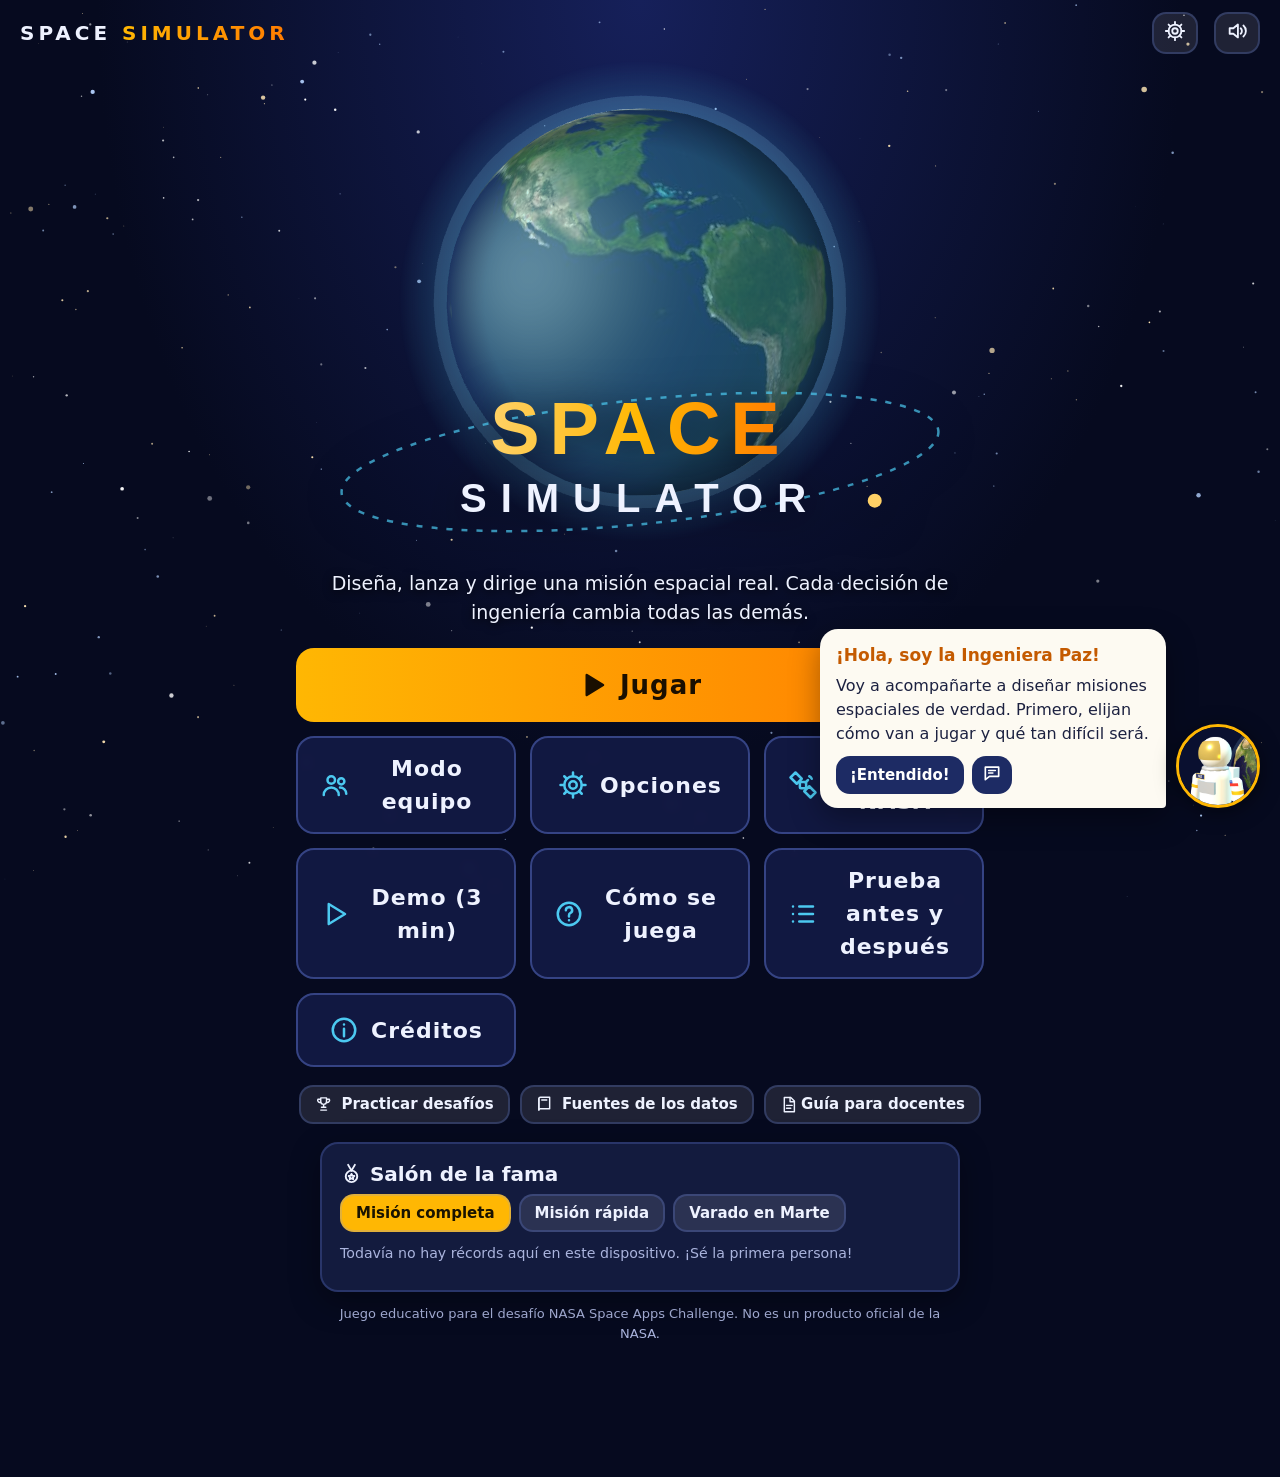
<file: index.html>
<!DOCTYPE html>
<html lang="es">
<head>
  <meta charset="UTF-8">
  <meta name="viewport" content="width=device-width, initial-scale=1">
  <title>SPACE SIMULATOR</title>
  <meta name="description" content="SPACE SIMULATOR: juego educativo para diseñar, gestionar y simular una misión espacial completa.">
  <link rel="stylesheet" href="estilos.css">
</head>
<body>
  <!-- Fondo de estrellas (lo dibuja interfaz.js) -->
  <canvas id="estrellas" aria-hidden="true"></canvas>

  <!-- Cabecera: nombre del juego y los pasos -->
  <header class="cabecera">
    <div class="marca">
      <span class="marca-texto">SPACE <b>SIMULATOR</b></span>
    </div>
    <nav id="pasos" class="pasos" aria-label="Fases del juego"></nav>
    <div id="reloj-mision" class="reloj-mision oculto" title="Tiempo para lanzar (Misión rápida)"></div>
    <button class="btn btn-mini boton-fuentes boton-nasa" data-accion="datosNasa" title="Los datos reales de la NASA que usa el juego">Datos NASA</button>
    <button class="btn btn-mini boton-fuentes" data-accion="fuentes" title="De dónde salen los datos">Fuentes</button>
    <button id="boton-opciones" class="btn btn-mini boton-sonido" data-accion="opciones" title="Opciones" aria-label="Opciones de música, voz y calidad"></button>
    <button id="boton-sonido" class="btn btn-mini boton-sonido" data-accion="silenciar" title="Silenciar" aria-label="Silenciar o activar el sonido"></button>
  </header>

  <!-- Panel de recursos: siempre visible durante el juego -->
  <section id="panel-recursos" class="panel-recursos" aria-label="Panel de recursos"></section>

  <!-- Aquí se dibuja la pantalla de cada fase -->
  <main id="pantalla" class="pantalla"></main>

  <!-- Botones Anterior / Siguiente -->
  <footer class="navegacion">
    <button id="btn-anterior" class="btn btn-secundario" data-accion="anterior">Anterior</button>
    <div id="aviso-nav" class="aviso-nav" aria-live="polite"></div>
    <button id="btn-siguiente" class="btn btn-principal" data-accion="siguiente">Siguiente</button>
  </footer>

  <!-- Ingeniera Paz: burbuja de ayuda -->
  <aside id="paz" class="paz oculto" aria-live="polite">
    <div class="paz-avatar" id="paz-avatar"></div>
    <div class="paz-burbuja">
      <strong id="paz-titulo"></strong>
      <p id="paz-texto"></p>
      <div class="paz-botones">
        <button class="btn btn-mini" data-accion="cerrarPaz" id="paz-ok">¡Entendido!</button>
        <button class="btn btn-mini paz-repetir" data-accion="repetirVoz" id="paz-repetir" title="Escuchar de nuevo" aria-label="Escuchar de nuevo"></button>
      </div>
    </div>
  </aside>
  <button id="paz-boton" class="paz-boton" data-accion="abrirPaz" aria-label="Pedir ayuda a la Ingeniera Paz" title="Ingeniera Paz"></button>

  <!-- Ventana emergente (para "¿Por qué?", opciones, créditos e imprevistos) -->
  <div id="modal" class="modal oculto" role="dialog" aria-modal="true">
    <div class="modal-caja">
      <button class="modal-cerrar" data-accion="cerrarModal" id="modal-cerrar" aria-label="Cerrar"><svg class="icono" viewBox="0 0 24 24" fill="none" stroke="currentColor" stroke-width="2.5" stroke-linecap="round" aria-hidden="true"><path d="M6 6l12 12M18 6 6 18"/></svg></button>
      <div id="modal-contenido"></div>
    </div>
  </div>

  <!-- El orden importa: íconos y datos primero, luego cálculos, simulación y al final la interfaz -->
  <script src="js/lib/three.min.js"></script>
  <script src="js/texturas.js"></script>
  <script src="js/iconos.js"></script>
  <script src="js/audio.js"></script>
  <script src="js/voz.js"></script>
  <script src="js/creditos.js"></script>
  <script src="js/datos.js"></script>
  <script src="js/escenarios/chile.js"></script>
  <script src="js/escenarios/incendios.js"></script>
  <script src="js/escenarios/luna.js"></script>
  <script src="js/escenarios/marte.js"></script>
  <script src="js/escenarios/apofis.js"></script>
  <script src="js/datos/contratos.js"></script>
  <script src="js/datos/historia.js"></script>
  <script src="js/modos.js"></script>
  <script src="js/datos/motores.js"></script>
  <script src="js/cohetes.js"></script>
  <script src="js/datos/trayectorias.js"></script>
  <script src="js/trayectorias.js"></script>
  <script src="js/datos/estrellas.js"></script>
  <script src="js/datos/eonet.js"></script>
  <script src="js/datos/evaluacion.js"></script>
  <script src="js/motor.js"></script>
  <script src="js/simulacion.js"></script>
  <script src="js/minijuegos.js"></script>
  <script src="js/vista3d.js"></script>
  <script src="js/videos.js"></script>
  <script src="js/hangar.js"></script>
  <script src="js/datos/supervivencia.js"></script>
  <script src="js/supervivencia.js"></script>
  <script src="js/interfaz.js"></script>
</body>
</html>
</file>
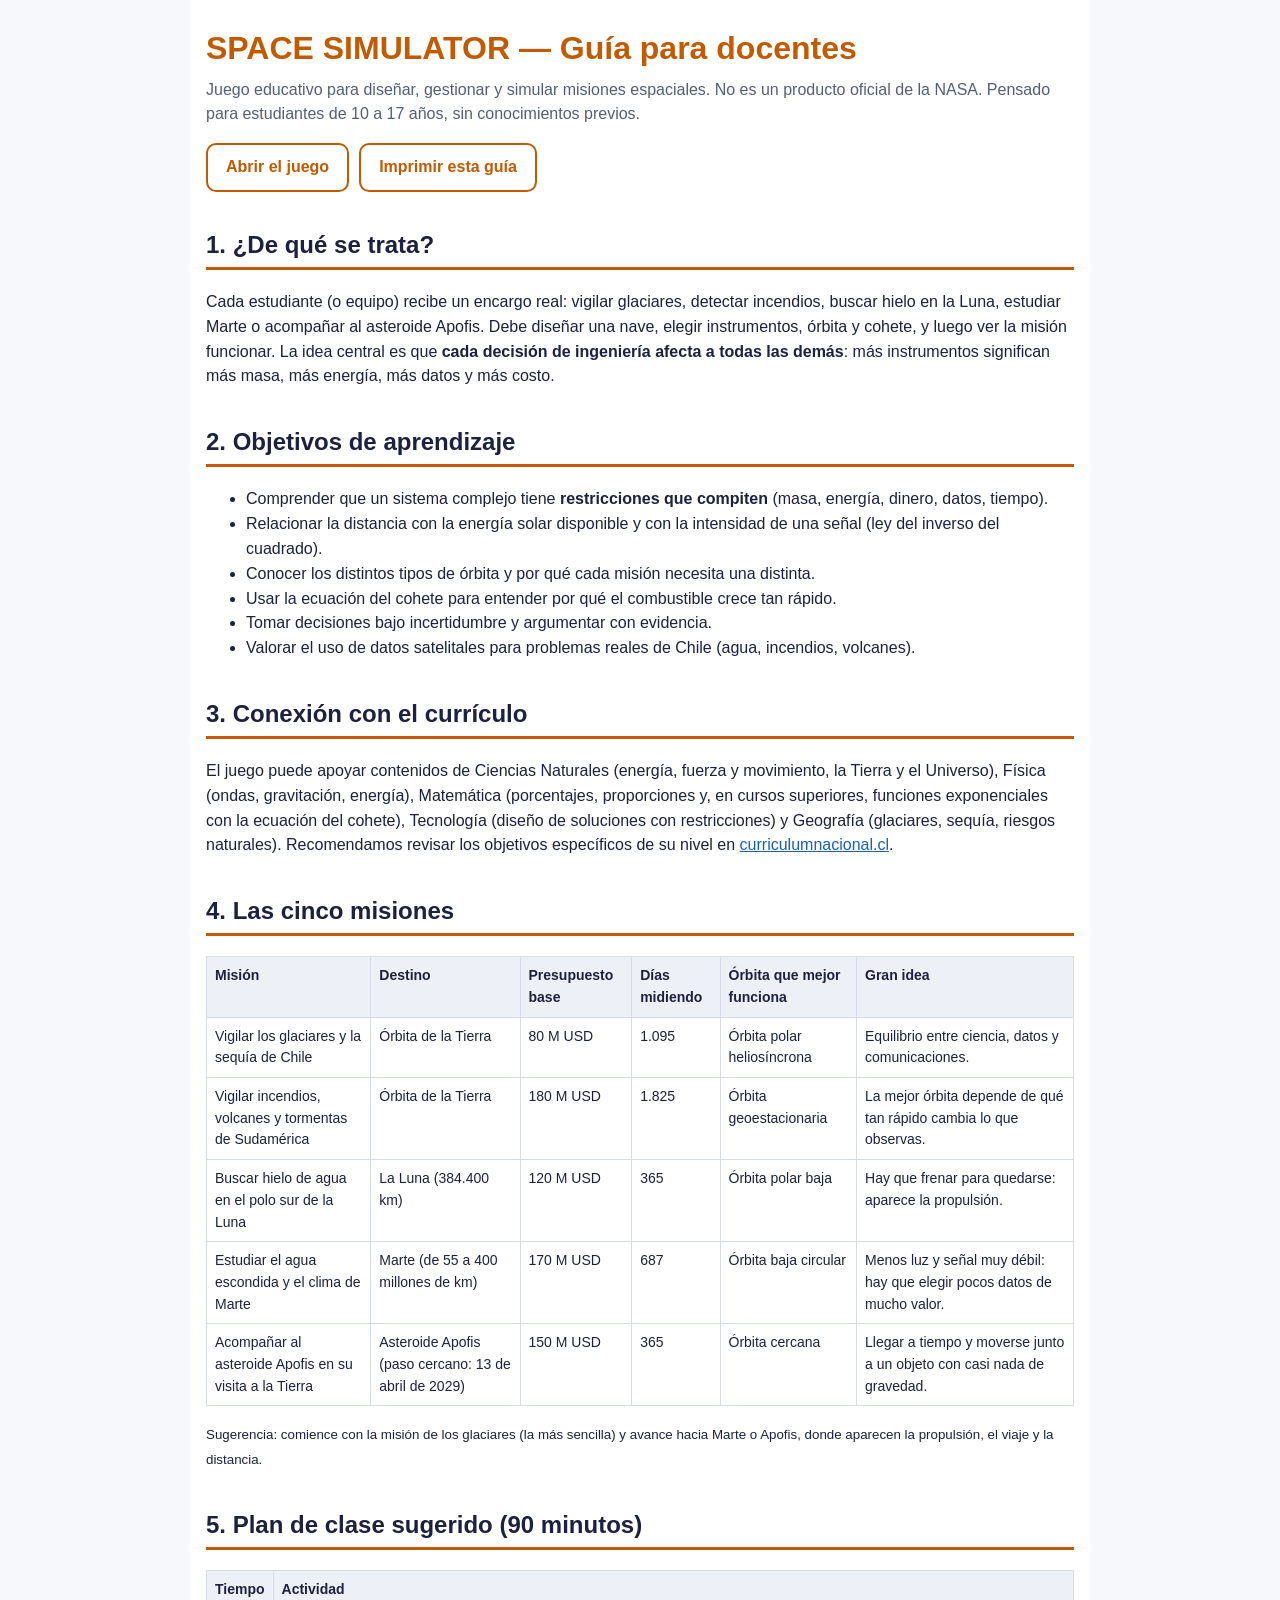
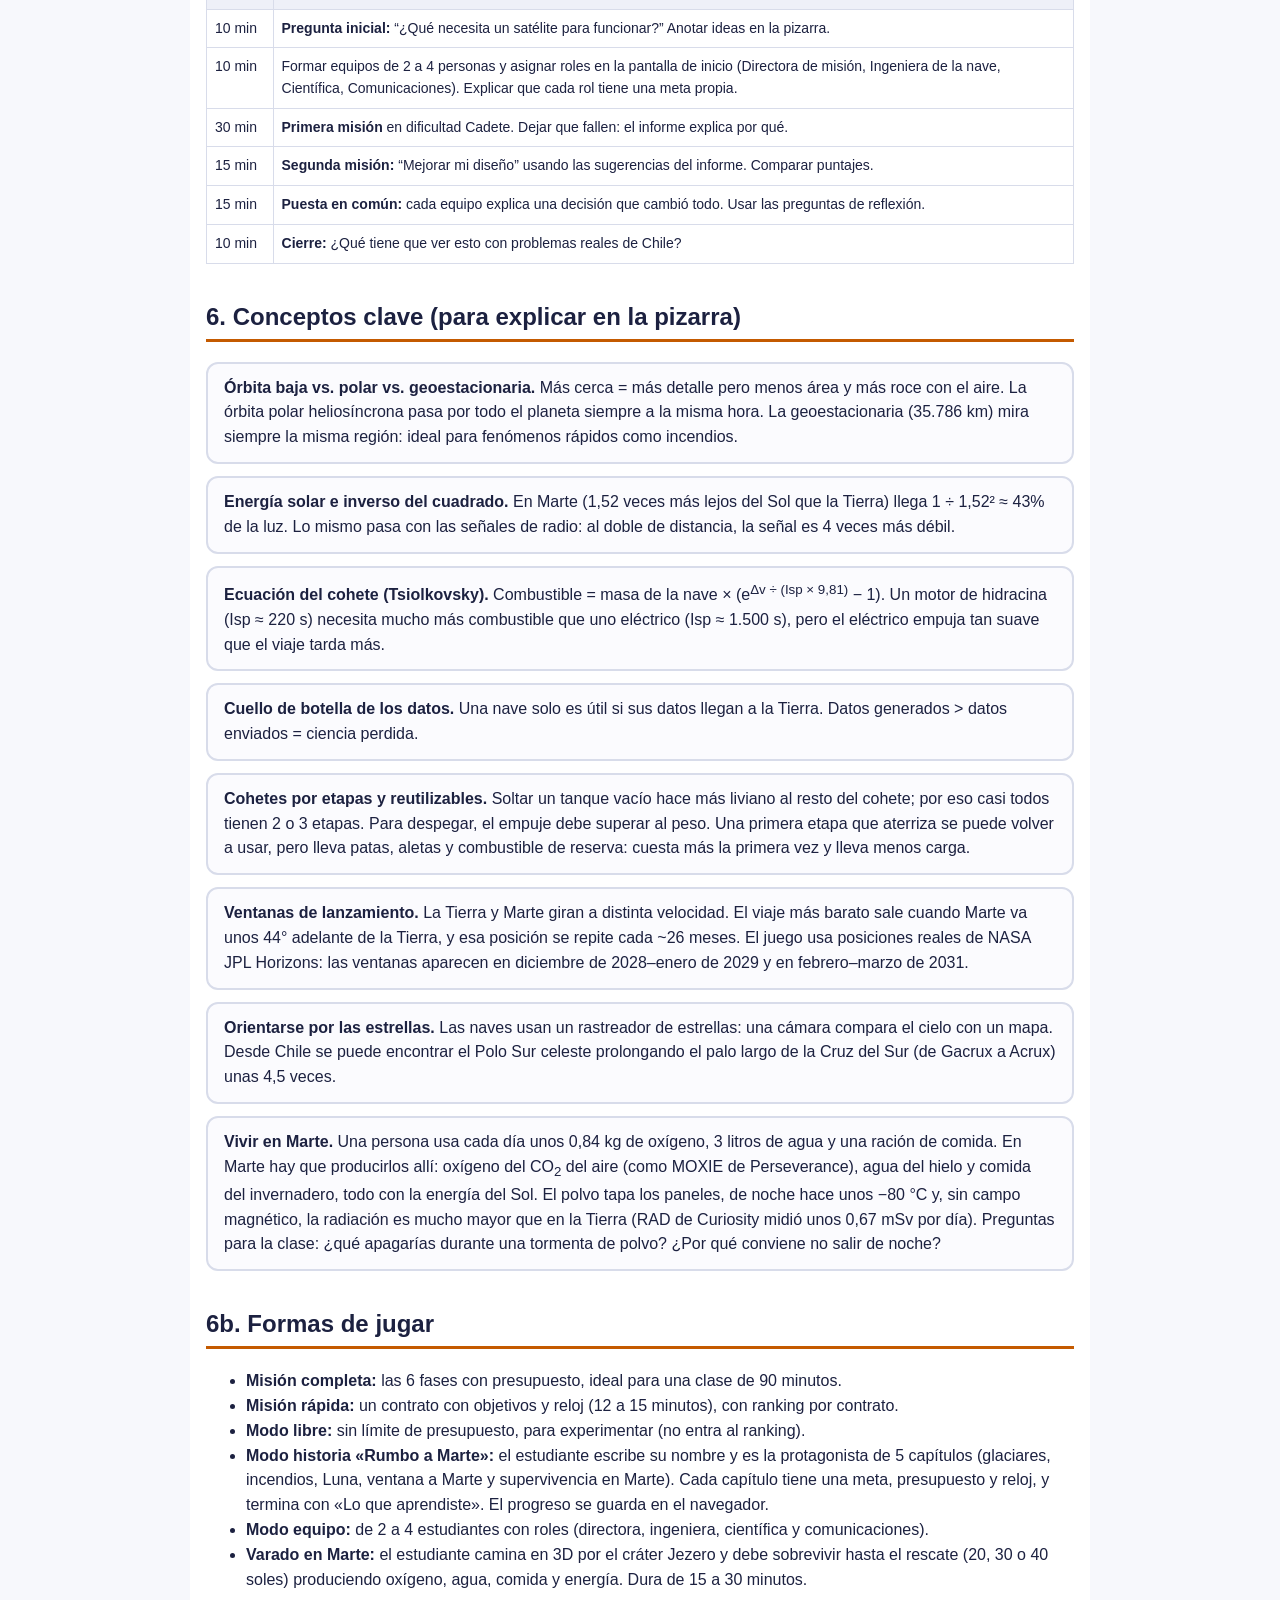
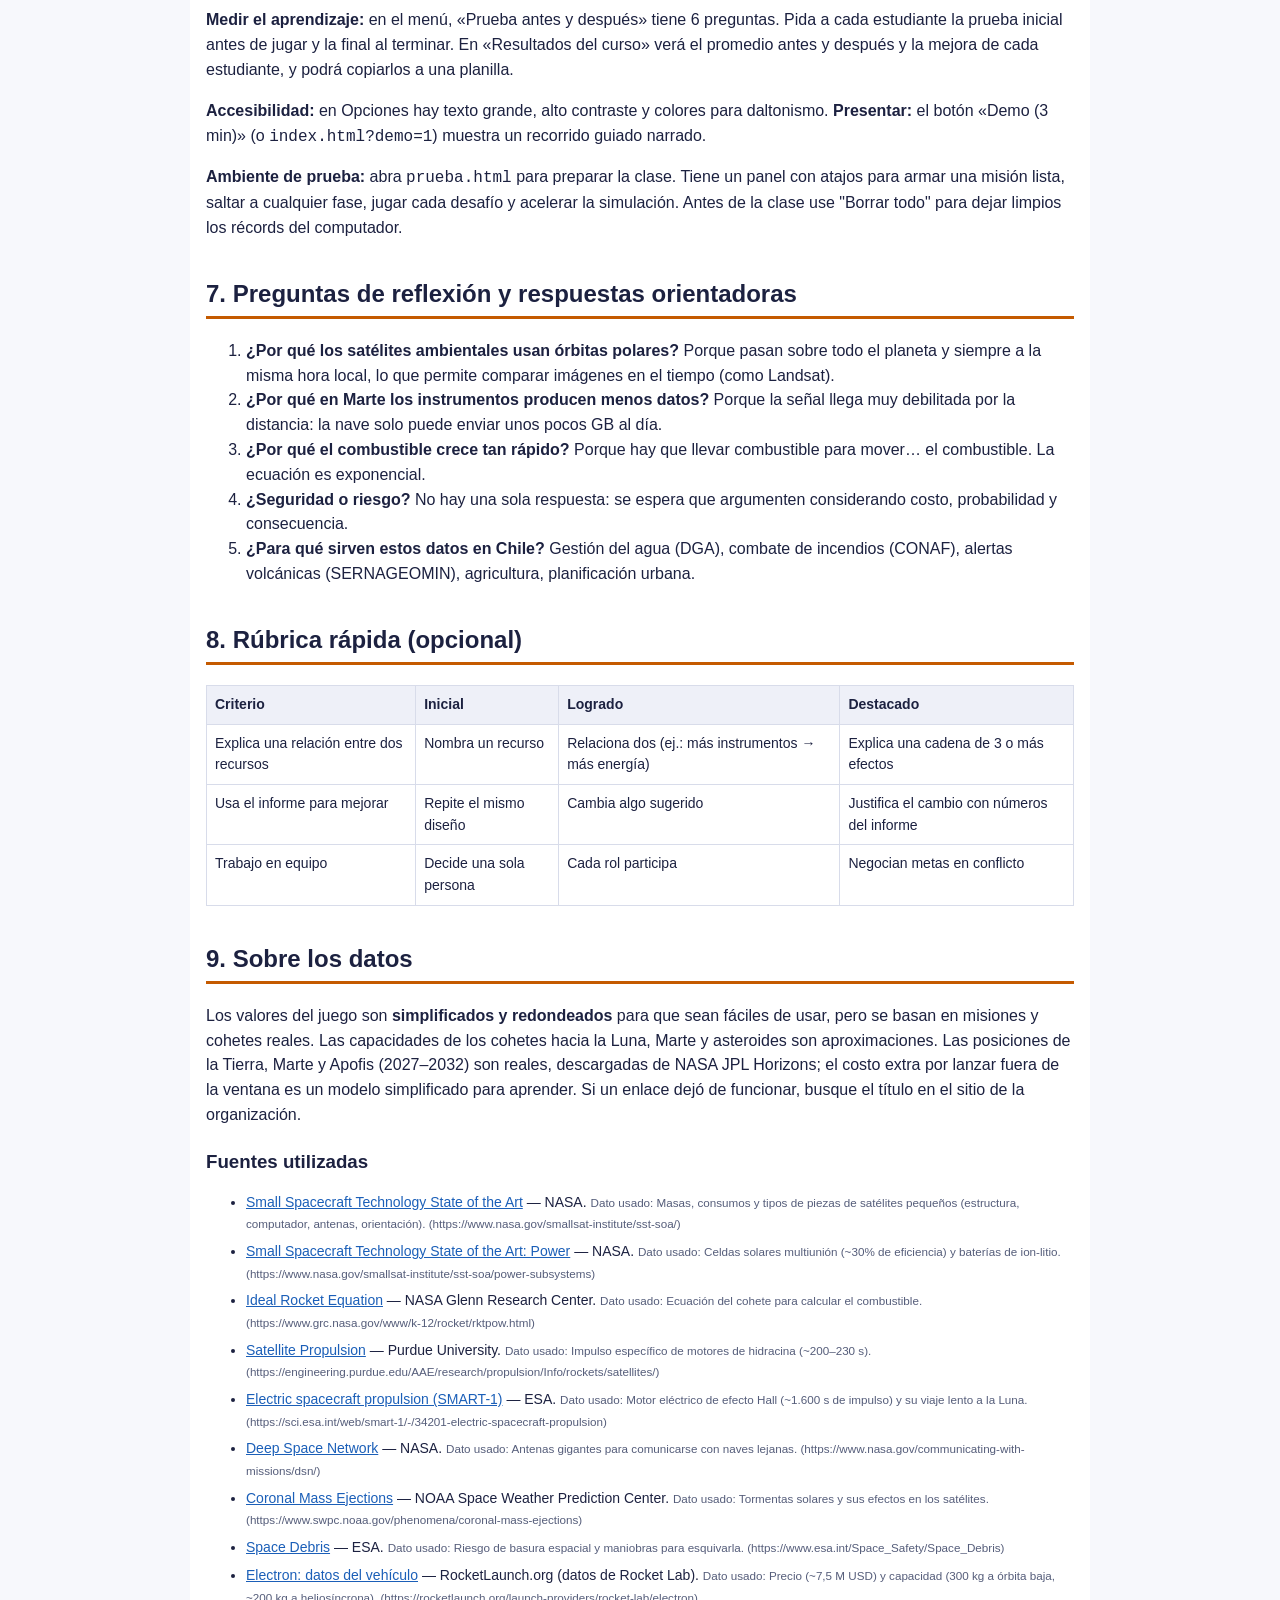
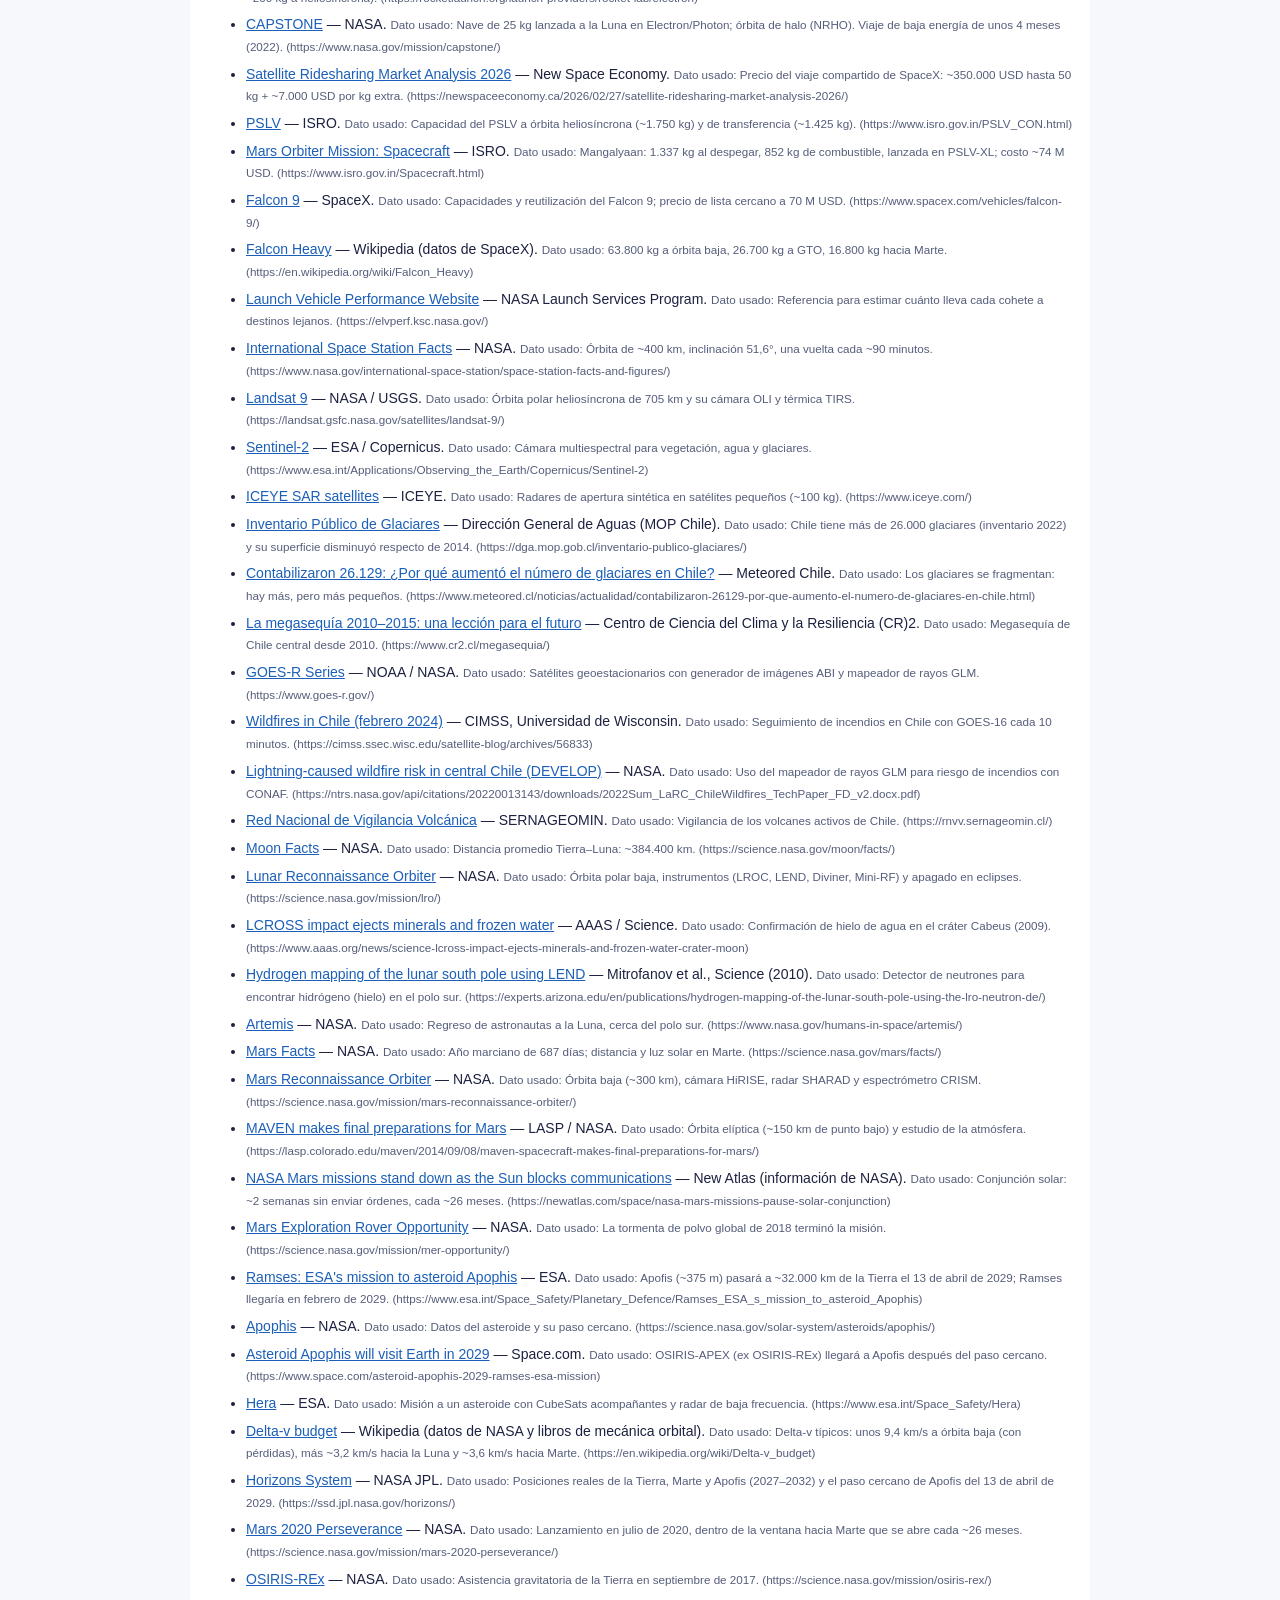
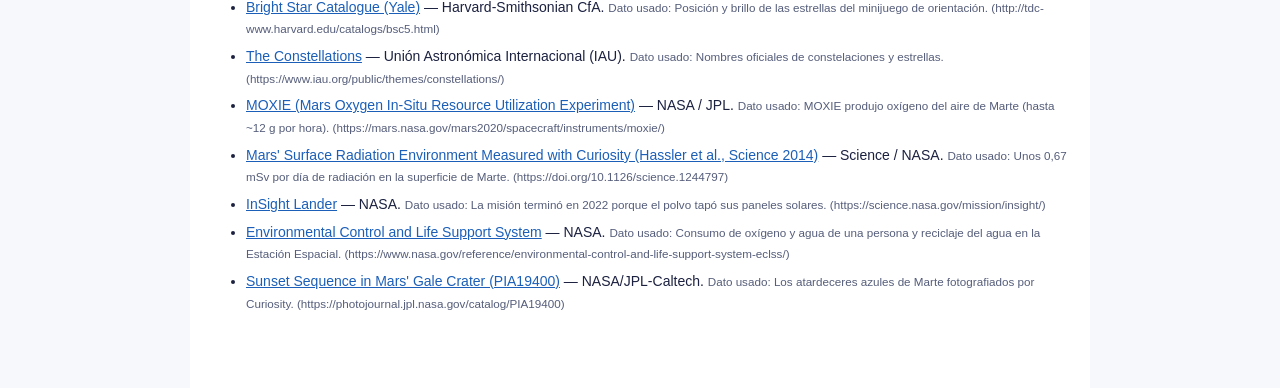
<file: guia-docente.html>
<!DOCTYPE html>
<html lang="es">
<head>
  <meta charset="UTF-8">
  <meta name="viewport" content="width=device-width, initial-scale=1">
  <title>Guía docente SPACE SIMULATOR</title>
  <!-- Guía imprimible para profesoras y profesores. Los escenarios y las fuentes
       se leen directamente de los archivos de datos del juego, así siempre coinciden. -->
  <style>
    :root { --tinta: #1c2140; --suave: #555d7a; --acento: #c45a00; --borde: #d8dcea; --fondo: #f7f8fc; }
    * { box-sizing: border-box; }
    body { margin: 0; font-family: "Trebuchet MS", "Segoe UI", Verdana, sans-serif; color: var(--tinta); background: var(--fondo); line-height: 1.55; font-size: 16px; }
    main { max-width: 900px; margin: 0 auto; padding: 24px 16px 60px; background: #fff; }
    h1 { color: var(--acento); margin: 0 0 4px; font-size: 32px; }
    h2 { border-bottom: 3px solid var(--acento); padding-bottom: 4px; margin-top: 34px; }
    h3 { margin-bottom: 4px; }
    .sub { color: var(--suave); margin-top: 0; }
    table { width: 100%; border-collapse: collapse; margin: 12px 0; font-size: 14px; }
    th, td { border: 1px solid var(--borde); padding: 8px; text-align: left; vertical-align: top; }
    th { background: #eef0f8; }
    .caja { border: 2px solid var(--borde); border-radius: 12px; padding: 12px 16px; margin: 12px 0; background: #fbfbfe; }
    .acciones { display: flex; gap: 10px; flex-wrap: wrap; margin: 12px 0 0; }
    .acciones a, .acciones button { font: inherit; font-weight: bold; padding: 10px 18px; border-radius: 10px; border: 2px solid var(--acento); background: #fff; color: var(--acento); cursor: pointer; text-decoration: none; }
    .fuentes li { margin-bottom: 6px; font-size: 14px; }
    .fuentes small { color: var(--suave); }
    a { color: #1b5fb8; }
    @media print {
      body { background: #fff; font-size: 12pt; }
      main { padding: 0; }
      .acciones { display: none; }
      h2 { break-after: avoid; }
      table, .caja { break-inside: avoid; }
    }
  </style>
</head>
<body>
<main>
  <h1>SPACE SIMULATOR — Guía para docentes</h1>
  <p class="sub">Juego educativo para diseñar, gestionar y simular misiones espaciales. No es un producto oficial de la NASA. Pensado para estudiantes de 10 a 17 años, sin conocimientos previos.</p>
  <div class="acciones">
    <a href="index.html">Abrir el juego</a>
    <button onclick="window.print()">Imprimir esta guía</button>
  </div>

  <h2>1. ¿De qué se trata?</h2>
  <p>Cada estudiante (o equipo) recibe un encargo real: vigilar glaciares, detectar incendios, buscar hielo en la Luna, estudiar Marte o acompañar al asteroide Apofis. Debe diseñar una nave, elegir instrumentos, órbita y cohete, y luego ver la misión funcionar. La idea central es que <b>cada decisión de ingeniería afecta a todas las demás</b>: más instrumentos significan más masa, más energía, más datos y más costo.</p>

  <h2>2. Objetivos de aprendizaje</h2>
  <ul>
    <li>Comprender que un sistema complejo tiene <b>restricciones que compiten</b> (masa, energía, dinero, datos, tiempo).</li>
    <li>Relacionar la distancia con la energía solar disponible y con la intensidad de una señal (ley del inverso del cuadrado).</li>
    <li>Conocer los distintos tipos de órbita y por qué cada misión necesita una distinta.</li>
    <li>Usar la ecuación del cohete para entender por qué el combustible crece tan rápido.</li>
    <li>Tomar decisiones bajo incertidumbre y argumentar con evidencia.</li>
    <li>Valorar el uso de datos satelitales para problemas reales de Chile (agua, incendios, volcanes).</li>
  </ul>

  <h2>3. Conexión con el currículo</h2>
  <p>El juego puede apoyar contenidos de Ciencias Naturales (energía, fuerza y movimiento, la Tierra y el Universo), Física (ondas, gravitación, energía), Matemática (porcentajes, proporciones y, en cursos superiores, funciones exponenciales con la ecuación del cohete), Tecnología (diseño de soluciones con restricciones) y Geografía (glaciares, sequía, riesgos naturales). Recomendamos revisar los objetivos específicos de su nivel en <a href="https://www.curriculumnacional.cl/" target="_blank" rel="noopener">curriculumnacional.cl</a>.</p>

  <h2>4. Las cinco misiones</h2>
  <table id="tabla-escenarios">
    <thead><tr><th>Misión</th><th>Destino</th><th>Presupuesto base</th><th>Días midiendo</th><th>Órbita que mejor funciona</th><th>Gran idea</th></tr></thead>
    <tbody></tbody>
  </table>
  <p><small>Sugerencia: comience con la misión de los glaciares (la más sencilla) y avance hacia Marte o Apofis, donde aparecen la propulsión, el viaje y la distancia.</small></p>

  <h2>5. Plan de clase sugerido (90 minutos)</h2>
  <table>
    <tr><th>Tiempo</th><th>Actividad</th></tr>
    <tr><td>10 min</td><td><b>Pregunta inicial:</b> “¿Qué necesita un satélite para funcionar?” Anotar ideas en la pizarra.</td></tr>
    <tr><td>10 min</td><td>Formar equipos de 2 a 4 personas y asignar roles en la pantalla de inicio (Directora de misión, Ingeniera de la nave, Científica, Comunicaciones). Explicar que cada rol tiene una meta propia.</td></tr>
    <tr><td>30 min</td><td><b>Primera misión</b> en dificultad Cadete. Dejar que fallen: el informe explica por qué.</td></tr>
    <tr><td>15 min</td><td><b>Segunda misión:</b> “Mejorar mi diseño” usando las sugerencias del informe. Comparar puntajes.</td></tr>
    <tr><td>15 min</td><td><b>Puesta en común:</b> cada equipo explica una decisión que cambió todo. Usar las preguntas de reflexión.</td></tr>
    <tr><td>10 min</td><td><b>Cierre:</b> ¿Qué tiene que ver esto con problemas reales de Chile?</td></tr>
  </table>

  <h2>6. Conceptos clave (para explicar en la pizarra)</h2>
  <div class="caja"><b>Órbita baja vs. polar vs. geoestacionaria.</b> Más cerca = más detalle pero menos área y más roce con el aire. La órbita polar heliosíncrona pasa por todo el planeta siempre a la misma hora. La geoestacionaria (35.786 km) mira siempre la misma región: ideal para fenómenos rápidos como incendios.</div>
  <div class="caja"><b>Energía solar e inverso del cuadrado.</b> En Marte (1,52 veces más lejos del Sol que la Tierra) llega 1 ÷ 1,52² ≈ 43% de la luz. Lo mismo pasa con las señales de radio: al doble de distancia, la señal es 4 veces más débil.</div>
  <div class="caja"><b>Ecuación del cohete (Tsiolkovsky).</b> Combustible = masa de la nave × (e<sup>Δv ÷ (Isp × 9,81)</sup> − 1). Un motor de hidracina (Isp ≈ 220 s) necesita mucho más combustible que uno eléctrico (Isp ≈ 1.500 s), pero el eléctrico empuja tan suave que el viaje tarda más.</div>
  <div class="caja"><b>Cuello de botella de los datos.</b> Una nave solo es útil si sus datos llegan a la Tierra. Datos generados &gt; datos enviados = ciencia perdida.</div>
  <div class="caja"><b>Cohetes por etapas y reutilizables.</b> Soltar un tanque vacío hace más liviano al resto del cohete; por eso casi todos tienen 2 o 3 etapas. Para despegar, el empuje debe superar al peso. Una primera etapa que aterriza se puede volver a usar, pero lleva patas, aletas y combustible de reserva: cuesta más la primera vez y lleva menos carga.</div>
  <div class="caja"><b>Ventanas de lanzamiento.</b> La Tierra y Marte giran a distinta velocidad. El viaje más barato sale cuando Marte va unos 44° adelante de la Tierra, y esa posición se repite cada ~26 meses. El juego usa posiciones reales de NASA JPL Horizons: las ventanas aparecen en diciembre de 2028–enero de 2029 y en febrero–marzo de 2031.</div>
  <div class="caja"><b>Orientarse por las estrellas.</b> Las naves usan un rastreador de estrellas: una cámara compara el cielo con un mapa. Desde Chile se puede encontrar el Polo Sur celeste prolongando el palo largo de la Cruz del Sur (de Gacrux a Acrux) unas 4,5 veces.</div>

  <div class="caja"><b>Vivir en Marte.</b> Una persona usa cada día unos 0,84 kg de oxígeno, 3 litros de agua y una ración de comida. En Marte hay que producirlos allí: oxígeno del CO<sub>2</sub> del aire (como MOXIE de Perseverance), agua del hielo y comida del invernadero, todo con la energía del Sol. El polvo tapa los paneles, de noche hace unos −80 °C y, sin campo magnético, la radiación es mucho mayor que en la Tierra (RAD de Curiosity midió unos 0,67 mSv por día). Preguntas para la clase: ¿qué apagarías durante una tormenta de polvo? ¿Por qué conviene no salir de noche?</div>

  <h2>6b. Formas de jugar</h2>
  <ul>
    <li><b>Misión completa:</b> las 6 fases con presupuesto, ideal para una clase de 90 minutos.</li>
    <li><b>Misión rápida:</b> un contrato con objetivos y reloj (12 a 15 minutos), con ranking por contrato.</li>
    <li><b>Modo libre:</b> sin límite de presupuesto, para experimentar (no entra al ranking).</li>
    <li><b>Modo historia «Rumbo a Marte»:</b> el estudiante escribe su nombre y es la protagonista de 5 capítulos (glaciares, incendios, Luna, ventana a Marte y supervivencia en Marte). Cada capítulo tiene una meta, presupuesto y reloj, y termina con «Lo que aprendiste». El progreso se guarda en el navegador.</li>
    <li><b>Modo equipo:</b> de 2 a 4 estudiantes con roles (directora, ingeniera, científica y comunicaciones).</li>
    <li><b>Varado en Marte:</b> el estudiante camina en 3D por el cráter Jezero y debe sobrevivir hasta el rescate (20, 30 o 40 soles) produciendo oxígeno, agua, comida y energía. Dura de 15 a 30 minutos.</li>
  </ul>
  <p><b>Medir el aprendizaje:</b> en el menú, «Prueba antes y después» tiene 6 preguntas. Pida a cada estudiante la prueba inicial antes de jugar y la final al terminar. En «Resultados del curso» verá el promedio antes y después y la mejora de cada estudiante, y podrá copiarlos a una planilla.</p>
  <p><b>Accesibilidad:</b> en Opciones hay texto grande, alto contraste y colores para daltonismo. <b>Presentar:</b> el botón «Demo (3 min)» (o <code>index.html?demo=1</code>) muestra un recorrido guiado narrado.</p>
  <p><b>Ambiente de prueba:</b> abra <code>prueba.html</code> para preparar la clase. Tiene un panel con atajos para armar una misión lista, saltar a cualquier fase, jugar cada desafío y acelerar la simulación. Antes de la clase use "Borrar todo" para dejar limpios los récords del computador.</p>

  <h2>7. Preguntas de reflexión y respuestas orientadoras</h2>
  <ol>
    <li><b>¿Por qué los satélites ambientales usan órbitas polares?</b> Porque pasan sobre todo el planeta y siempre a la misma hora local, lo que permite comparar imágenes en el tiempo (como Landsat).</li>
    <li><b>¿Por qué en Marte los instrumentos producen menos datos?</b> Porque la señal llega muy debilitada por la distancia: la nave solo puede enviar unos pocos GB al día.</li>
    <li><b>¿Por qué el combustible crece tan rápido?</b> Porque hay que llevar combustible para mover… el combustible. La ecuación es exponencial.</li>
    <li><b>¿Seguridad o riesgo?</b> No hay una sola respuesta: se espera que argumenten considerando costo, probabilidad y consecuencia.</li>
    <li><b>¿Para qué sirven estos datos en Chile?</b> Gestión del agua (DGA), combate de incendios (CONAF), alertas volcánicas (SERNAGEOMIN), agricultura, planificación urbana.</li>
  </ol>

  <h2>8. Rúbrica rápida (opcional)</h2>
  <table>
    <tr><th>Criterio</th><th>Inicial</th><th>Logrado</th><th>Destacado</th></tr>
    <tr><td>Explica una relación entre dos recursos</td><td>Nombra un recurso</td><td>Relaciona dos (ej.: más instrumentos → más energía)</td><td>Explica una cadena de 3 o más efectos</td></tr>
    <tr><td>Usa el informe para mejorar</td><td>Repite el mismo diseño</td><td>Cambia algo sugerido</td><td>Justifica el cambio con números del informe</td></tr>
    <tr><td>Trabajo en equipo</td><td>Decide una sola persona</td><td>Cada rol participa</td><td>Negocian metas en conflicto</td></tr>
  </table>

  <h2>9. Sobre los datos</h2>
  <p>Los valores del juego son <b>simplificados y redondeados</b> para que sean fáciles de usar, pero se basan en misiones y cohetes reales. Las capacidades de los cohetes hacia la Luna, Marte y asteroides son aproximaciones. Las posiciones de la Tierra, Marte y Apofis (2027–2032) son reales, descargadas de NASA JPL Horizons; el costo extra por lanzar fuera de la ventana es un modelo simplificado para aprender. Si un enlace dejó de funcionar, busque el título en el sitio de la organización.</p>
  <div id="fuentes"></div>
</main>

<!-- Los datos del juego (para que la guía siempre coincida con el juego) -->
<script src="js/datos.js"></script>
<script src="js/escenarios/chile.js"></script>
<script src="js/escenarios/incendios.js"></script>
<script src="js/escenarios/luna.js"></script>
<script src="js/escenarios/marte.js"></script>
<script src="js/escenarios/apofis.js"></script>
<script src="js/datos/motores.js"></script>
<script src="js/datos/trayectorias.js"></script>
<script src="js/datos/estrellas.js"></script>
<script src="js/datos/supervivencia.js"></script>
<script>
  // Llena la tabla de escenarios y la lista de fuentes desde los datos del juego
  (function () {
    const ideas = {
      chile: "Equilibrio entre ciencia, datos y comunicaciones.",
      incendios: "La mejor órbita depende de qué tan rápido cambia lo que observas.",
      luna: "Hay que frenar para quedarse: aparece la propulsión.",
      marte: "Menos luz y señal muy débil: hay que elegir pocos datos de mucho valor.",
      apofis: "Llegar a tiempo y moverse junto a un objeto con casi nada de gravedad."
    };
    const cuerpo = document.querySelector("#tabla-escenarios tbody");
    DATOS.escenarios.forEach(function (e) {
      const mejor = e.orbitas.find(function (o) { return o.id === e.orbitaRecomendada; });
      const tr = document.createElement("tr");
      [e.nombre, e.destino, e.presupuesto + " M USD", e.duracionDias.toLocaleString("es-CL"), mejor.nombre, ideas[e.id] || ""].forEach(function (t) {
        const td = document.createElement("td"); td.textContent = t; tr.appendChild(td);
      });
      cuerpo.appendChild(tr);
    });
    const caja = document.getElementById("fuentes");
    const h = document.createElement("h3"); h.textContent = "Fuentes utilizadas"; caja.appendChild(h);
    const ul = document.createElement("ul"); ul.className = "fuentes";
    Object.keys(DATOS.fuentes).forEach(function (id) {
      const f = DATOS.fuentes[id];
      const li = document.createElement("li");
      const a = document.createElement("a"); a.href = f.url; a.target = "_blank"; a.rel = "noopener"; a.textContent = f.titulo;
      li.appendChild(a);
      li.appendChild(document.createTextNode(" — " + f.org + ". "));
      const s = document.createElement("small"); s.textContent = "Dato usado: " + f.usado; li.appendChild(s);
      const url = document.createElement("small"); url.textContent = " (" + f.url + ")"; li.appendChild(url);
      ul.appendChild(li);
    });
    caja.appendChild(ul);
  })();
</script>
</body>
</html>
</file>
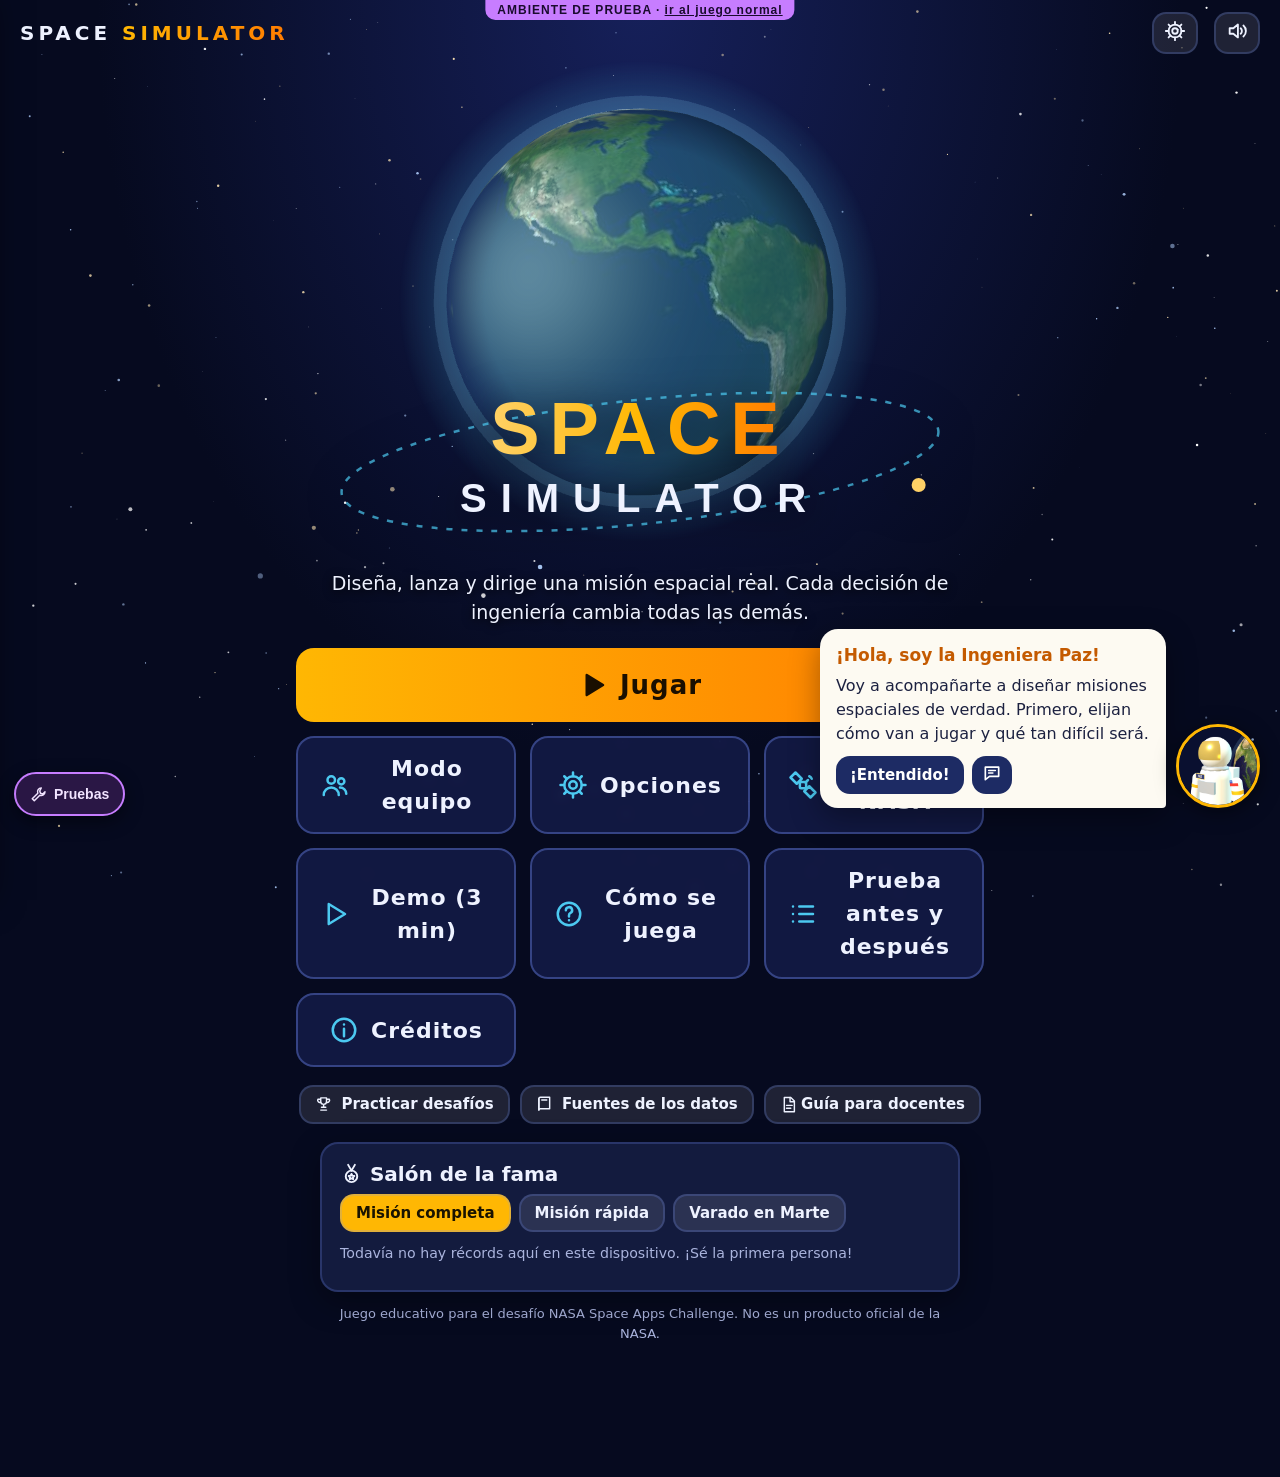
<file: prueba.html>
<!DOCTYPE html>
<html lang="es">
<head>
  <meta charset="UTF-8">
  <meta name="viewport" content="width=device-width, initial-scale=1">
  <title>SPACE SIMULATOR · Ambiente de prueba</title>
  <meta name="description" content="SPACE SIMULATOR: juego educativo para diseñar, gestionar y simular una misión espacial completa.">
  <link rel="stylesheet" href="estilos.css">
  <link rel="stylesheet" href="prueba.css">
</head>
<body class="modo-prueba">
  <!-- AMBIENTE DE PRUEBA: el mismo juego con un panel de atajos (js/prueba.js). Para jugar normal, abre index.html -->
  <div class="pr-cinta">AMBIENTE DE PRUEBA · <a href="index.html">ir al juego normal</a></div>
  <!-- Fondo de estrellas (lo dibuja interfaz.js) -->
  <canvas id="estrellas" aria-hidden="true"></canvas>

  <!-- Cabecera: nombre del juego y los pasos -->
  <header class="cabecera">
    <div class="marca">
      <span class="marca-texto">SPACE <b>SIMULATOR</b></span>
    </div>
    <nav id="pasos" class="pasos" aria-label="Fases del juego"></nav>
    <div id="reloj-mision" class="reloj-mision oculto" title="Tiempo para lanzar (Misión rápida)"></div>
    <button class="btn btn-mini boton-fuentes boton-nasa" data-accion="datosNasa" title="Los datos reales de la NASA que usa el juego">Datos NASA</button>
    <button class="btn btn-mini boton-fuentes" data-accion="fuentes" title="De dónde salen los datos">Fuentes</button>
    <button id="boton-opciones" class="btn btn-mini boton-sonido" data-accion="opciones" title="Opciones" aria-label="Opciones de música, voz y calidad"></button>
    <button id="boton-sonido" class="btn btn-mini boton-sonido" data-accion="silenciar" title="Silenciar" aria-label="Silenciar o activar el sonido"></button>
  </header>

  <!-- Panel de recursos: siempre visible durante el juego -->
  <section id="panel-recursos" class="panel-recursos" aria-label="Panel de recursos"></section>

  <!-- Aquí se dibuja la pantalla de cada fase -->
  <main id="pantalla" class="pantalla"></main>

  <!-- Botones Anterior / Siguiente -->
  <footer class="navegacion">
    <button id="btn-anterior" class="btn btn-secundario" data-accion="anterior">Anterior</button>
    <div id="aviso-nav" class="aviso-nav" aria-live="polite"></div>
    <button id="btn-siguiente" class="btn btn-principal" data-accion="siguiente">Siguiente</button>
  </footer>

  <!-- Ingeniera Paz: burbuja de ayuda -->
  <aside id="paz" class="paz oculto" aria-live="polite">
    <div class="paz-avatar" id="paz-avatar"></div>
    <div class="paz-burbuja">
      <strong id="paz-titulo"></strong>
      <p id="paz-texto"></p>
      <div class="paz-botones">
        <button class="btn btn-mini" data-accion="cerrarPaz" id="paz-ok">¡Entendido!</button>
        <button class="btn btn-mini paz-repetir" data-accion="repetirVoz" id="paz-repetir" title="Escuchar de nuevo" aria-label="Escuchar de nuevo"></button>
      </div>
    </div>
  </aside>
  <button id="paz-boton" class="paz-boton" data-accion="abrirPaz" aria-label="Pedir ayuda a la Ingeniera Paz" title="Ingeniera Paz"></button>

  <!-- Ventana emergente (para "¿Por qué?", opciones, créditos e imprevistos) -->
  <div id="modal" class="modal oculto" role="dialog" aria-modal="true">
    <div class="modal-caja">
      <button class="modal-cerrar" data-accion="cerrarModal" id="modal-cerrar" aria-label="Cerrar"><svg class="icono" viewBox="0 0 24 24" fill="none" stroke="currentColor" stroke-width="2.5" stroke-linecap="round" aria-hidden="true"><path d="M6 6l12 12M18 6 6 18"/></svg></button>
      <div id="modal-contenido"></div>
    </div>
  </div>

  <!-- El orden importa: íconos y datos primero, luego cálculos, simulación y al final la interfaz -->
  <script>window.MODO_PRUEBA = true;</script>
  <script src="js/lib/three.min.js"></script>
  <script src="js/texturas.js"></script>
  <script src="js/iconos.js"></script>
  <script src="js/audio.js"></script>
  <script src="js/voz.js"></script>
  <script src="js/creditos.js"></script>
  <script src="js/datos.js"></script>
  <script src="js/escenarios/chile.js"></script>
  <script src="js/escenarios/incendios.js"></script>
  <script src="js/escenarios/luna.js"></script>
  <script src="js/escenarios/marte.js"></script>
  <script src="js/escenarios/apofis.js"></script>
  <script src="js/datos/contratos.js"></script>
  <script src="js/datos/historia.js"></script>
  <script src="js/modos.js"></script>
  <script src="js/datos/motores.js"></script>
  <script src="js/cohetes.js"></script>
  <script src="js/datos/trayectorias.js"></script>
  <script src="js/trayectorias.js"></script>
  <script src="js/datos/estrellas.js"></script>
  <script src="js/datos/eonet.js"></script>
  <script src="js/datos/evaluacion.js"></script>
  <script src="js/motor.js"></script>
  <script src="js/simulacion.js"></script>
  <script src="js/minijuegos.js"></script>
  <script src="js/vista3d.js"></script>
  <script src="js/videos.js"></script>
  <script src="js/hangar.js"></script>
  <script src="js/datos/supervivencia.js"></script>
  <script src="js/supervivencia.js"></script>
  <script src="js/interfaz.js"></script>
  <script src="js/prueba.js"></script>
</body>
</html>
</file>
<file: estilos.css>
/* =====================================================================
   estilos.css — El aspecto visual de SPACE SIMULATOR
   Fondo espacial oscuro, colores vivos, fotos reales y botones grandes para tablet.
   ===================================================================== */

/* ---------- Colores del juego (cámbialos aquí) ---------- */
:root {
  --fondo: #060a1f;
  --tarjeta: rgba(22, 30, 68, 0.88);
  --tarjeta-borde: rgba(120, 150, 255, 0.22);
  --texto: #eef2ff;
  --texto-suave: #aab4dd;
  --acento: #ffb703;        /* dorado */
  --acento-2: #ff7b00;
  --cian: #4cc9f0;
  --verde: #3ddc84;
  --amarillo: #ffd166;
  --rojo: #ff5c7a;
  --neutro: #6b7394;
  --radio: 18px;
  --sombra: 0 10px 30px rgba(0, 0, 0, 0.35);
}

* { box-sizing: border-box; }

html { scroll-behavior: smooth; }

body {
  margin: 0;
  font-family: "Trebuchet MS", "Segoe UI", Verdana, system-ui, sans-serif;
  font-size: 17px;
  line-height: 1.5;
  color: var(--texto);
  background: radial-gradient(ellipse at top, #16205a 0%, var(--fondo) 60%) fixed;
  background-color: var(--fondo);
  min-height: 100vh;
  padding-bottom: 96px;    /* espacio para la barra de navegación */
}

#estrellas { position: fixed; inset: 0; width: 100%; height: 100%; z-index: -1; pointer-events: none; }

h1, h2, h3 { margin: 0; line-height: 1.2; }
p { margin: 0.4em 0; }
small { color: var(--texto-suave); }
b { color: #fff; }

.oculto { display: none !important; }
.centro { text-align: center; margin-top: 18px; }

/* ---------- Cabecera ---------- */
.cabecera {
  display: flex; align-items: center; justify-content: space-between; gap: 16px;
  padding: 12px 20px; flex-wrap: wrap;
}
.marca { display: flex; align-items: center; gap: 12px; }
.marca-texto { font-size: 20px; letter-spacing: 4px; font-weight: 800; color: var(--texto); white-space: nowrap; }
.marca-texto b {
  background: linear-gradient(90deg, var(--acento), var(--acento-2));
  -webkit-background-clip: text; background-clip: text; color: transparent;
}

.pasos { display: flex; gap: 6px; flex-wrap: wrap; }
.paso {
  display: flex; align-items: center; gap: 6px;
  border: 1px solid var(--tarjeta-borde); background: rgba(255, 255, 255, 0.04);
  color: var(--texto-suave); border-radius: 999px; padding: 6px 12px;
  font: inherit; font-size: 14px; cursor: pointer;
}
.paso:disabled { opacity: 0.4; cursor: not-allowed; }
.paso.hecho { color: var(--texto); border-color: rgba(61, 220, 132, 0.5); }
.paso.actual { background: var(--acento); color: #1a1300; border-color: var(--acento); font-weight: bold; }
.paso-num { font-size: 16px; }

/* ---------- Panel de recursos (fijo arriba) ---------- */
.panel-recursos {
  position: sticky; top: 0; z-index: 20;
  display: grid; grid-template-columns: repeat(6, 1fr); gap: 10px;
  padding: 10px 20px;
  background: rgba(8, 12, 36, 0.92);
  backdrop-filter: blur(6px);
  border-bottom: 1px solid var(--tarjeta-borde);
  box-shadow: 0 6px 20px rgba(0, 0, 0, 0.4);
}
.recurso { min-width: 0; }
.recurso-cabeza { display: flex; align-items: center; gap: 6px; font-size: 14px; font-weight: bold; }
.recurso-cabeza > span:first-child { white-space: nowrap; overflow: hidden; text-overflow: ellipsis; }
.recurso-texto { font-size: 12.5px; color: var(--texto-suave); white-space: nowrap; overflow: hidden; text-overflow: ellipsis; }

.barra {
  height: 12px; border-radius: 999px; background: rgba(255, 255, 255, 0.1);
  overflow: hidden; margin: 4px 0 2px;
}
.barra.grande { height: 18px; }
.barra-relleno {
  height: 100%; width: 3%; border-radius: 999px; background: var(--neutro);
  transition: width 0.4s ease, background-color 0.4s ease;
}
.nivel-verde .barra-relleno, .relleno-verde { background: var(--verde); }
.nivel-amarillo .barra-relleno, .relleno-amarillo { background: var(--amarillo); }
.nivel-rojo .barra-relleno, .relleno-rojo { background: var(--rojo); }
.nivel-rojo .recurso-texto { color: var(--rojo); font-weight: bold; }
.nivel-rojo { animation: latido 1.2s ease-in-out infinite; }
.barra-relleno.azul { background: linear-gradient(90deg, var(--cian), #7b8cff); transition: none; }
@keyframes latido { 50% { opacity: 0.7; } }

/* ---------- Botón "¿Por qué?" ---------- */
.porque {
  flex: none; width: 24px; height: 24px; border-radius: 50%;
  border: 2px solid var(--cian); background: transparent; color: var(--cian);
  font: bold 13px/1 sans-serif; cursor: pointer; padding: 0;
}
.porque:hover, .porque:focus-visible { background: var(--cian); color: #04122a; }
.porque-grande {
  width: auto; height: auto; border-radius: 999px; padding: 5px 12px; font-size: 13px; margin-top: 6px;
}

/* ---------- Pantalla de cada fase ---------- */
.pantalla { max-width: 1200px; margin: 0 auto; padding: 18px 20px; }
.fase { animation: aparecer 0.35s ease; }
@keyframes aparecer { from { opacity: 0; transform: translateY(12px); } to { opacity: 1; transform: none; } }

.titulo-fase { display: flex; align-items: center; gap: 14px; margin: 6px 0 4px; }
.titulo-icono { font-size: 46px; }
.num-fase { margin: 0; font-size: 13px; text-transform: uppercase; letter-spacing: 2px; color: var(--acento); }
.titulo-fase h2 { font-size: 32px; }
.intro { font-size: 18px; color: var(--texto-suave); max-width: 800px; margin-bottom: 18px; }
.subtitulo { margin: 22px 0 10px; font-size: 22px; }

/* ---------- Tarjetas ---------- */
.tarjeta {
  background: var(--tarjeta); border: 2px solid var(--tarjeta-borde);
  border-radius: var(--radio); padding: 18px; box-shadow: var(--sombra);
  margin-bottom: 16px; position: relative;
}
.tarjeta h3 { font-size: 20px; margin-bottom: 4px; }

.grid-tarjetas { display: grid; grid-template-columns: repeat(auto-fill, minmax(300px, 1fr)); gap: 16px; }
.grid-tarjetas.tres { grid-template-columns: repeat(auto-fill, minmax(280px, 1fr)); }
.grid-tarjetas .tarjeta { margin-bottom: 0; }

/* Tarjetas que se pueden tocar */
.elegible { cursor: pointer; transition: transform 0.15s, border-color 0.15s, box-shadow 0.15s; }
.elegible:hover { transform: translateY(-3px); border-color: rgba(76, 201, 240, 0.6); }
.elegible:focus-visible { outline: 3px solid var(--cian); outline-offset: 3px; }
.seleccionada {
  border-color: var(--acento) !important;
  box-shadow: 0 0 0 3px rgba(255, 183, 3, 0.25), 0 0 30px rgba(255, 183, 3, 0.25);
  background: linear-gradient(160deg, rgba(255, 183, 3, 0.12), var(--tarjeta) 60%);
}
.bloqueada { opacity: 0.45; filter: grayscale(0.6); }

.icono-gigante { font-size: 60px; line-height: 1.1; margin-bottom: 6px; }
.icono-grande { font-size: 38px; flex: none; }
.inspirado { display: block; color: var(--cian); font-size: 13px; }
.nota { font-size: 14px; color: var(--texto-suave); border-left: 3px solid var(--cian); padding-left: 10px; margin-top: 10px; }

.etiqueta-chip {
  display: inline-block; margin-top: 10px; padding: 6px 14px; border-radius: 999px;
  background: rgba(255, 255, 255, 0.08); font-weight: bold; font-size: 14px;
}
.seleccionada .etiqueta-chip { background: var(--acento); color: #1a1300; }

/* Lista de números (stats) */
.stats { list-style: none; padding: 0; margin: 10px 0 0; display: grid; gap: 6px; }
.stats li { display: flex; align-items: center; justify-content: space-between; gap: 8px; font-size: 15px;
  background: rgba(255, 255, 255, 0.05); border-radius: 10px; padding: 5px 10px; }
.stats.en-fila { grid-template-columns: repeat(auto-fit, minmax(230px, 1fr)); }

/* Cifras grandes */
.grid-cifras { display: grid; grid-template-columns: repeat(auto-fit, minmax(220px, 1fr)); gap: 14px; margin-top: 14px; }
.grid-cifras.tres { margin-bottom: 16px; }
.cifra {
  background: rgba(255, 255, 255, 0.06); border-radius: 14px; padding: 14px;
  display: flex; flex-direction: column; align-items: flex-start;
  border: 1px solid var(--tarjeta-borde);
}
.cifra-etiqueta { font-size: 14px; color: var(--texto-suave); display: flex; align-items: center; gap: 6px; }
.cifra-valor { font-size: 34px; font-weight: bold; color: var(--acento); }
.cifra-valor.chico { font-size: 24px; }

/* ---------- Fase 2: componentes ---------- */
.componente-cabeza { display: flex; gap: 14px; align-items: center; margin-bottom: 12px; }
.componente-cabeza p { color: var(--texto-suave); margin: 2px 0 0; }
.opciones-dos { display: grid; grid-template-columns: 1fr 1fr; gap: 14px; }
.opcion {
  position: relative; border: 2px solid var(--tarjeta-borde); border-radius: 14px;
  padding: 14px; background: rgba(255, 255, 255, 0.03);
}
.opcion strong { display: block; font-size: 17px; margin-top: 6px; }
.version { font-size: 12px; font-weight: bold; text-transform: uppercase; letter-spacing: 1px; padding: 3px 10px; border-radius: 999px; }
.version-basica { background: #3a4a7a; }
.version-avanzada { background: linear-gradient(90deg, #7b2ff7, #4cc9f0); }
.marca-sel { position: absolute; top: 12px; right: 12px; color: var(--acento); font-weight: bold; }

.instrumento-cabeza { display: flex; gap: 12px; align-items: center; margin-bottom: 6px; }
.resumen-linea { margin-top: 16px; display: flex; flex-wrap: wrap; align-items: center; gap: 8px; font-size: 18px; }

/* ---------- Fase 4 ---------- */
.compat { display: block; margin-top: 12px; padding: 8px 12px; border-radius: 10px; font-weight: bold; font-size: 15px; }
.compat.bien { background: rgba(61, 220, 132, 0.15); color: var(--verde); }
.compat.mal { background: rgba(255, 92, 122, 0.15); color: var(--rojo); }
.compat.neutro { background: rgba(255, 255, 255, 0.06); color: var(--texto-suave); }
.verificacion { margin-top: 20px; }
.verificacion.ok { border-color: var(--verde); }
.verificacion.no { border-color: rgba(255, 209, 102, 0.6); }
.problemas { margin: 10px 0 0; padding-left: 4px; list-style: none; color: var(--amarillo); }

/* ---------- Fase 5: simulación ---------- */
.sim-layout { display: grid; grid-template-columns: 1.6fr 1fr; gap: 16px; }
.sim-layout .tarjeta { margin-bottom: 0; }
.sim-escena { padding: 8px; overflow: hidden; min-height: 280px; background: rgba(4, 7, 24, 0.9); }
#canvas-sim { display: block; width: 100%; }
.sim-portada {
  position: absolute; inset: 0; display: flex; align-items: center; justify-content: center;
  background: rgba(6, 10, 31, 0.82); border-radius: var(--radio); text-align: center; padding: 16px;
}
.portada-caja h3 { font-size: 24px; margin: 6px 0; }
.cuenta { font-size: 120px; font-weight: bold; color: var(--acento); animation: pulso 0.8s ease infinite; }
@keyframes pulso { 0% { transform: scale(1.3); opacity: 0.3; } 100% { transform: scale(1); opacity: 1; } }
.cohete-anim { animation: flotar 1.6s ease-in-out infinite; }
@keyframes flotar { 50% { transform: translateY(-10px); } }

.sim-indicadores { display: flex; flex-direction: column; gap: 12px; }
.sim-dia { display: flex; align-items: baseline; gap: 8px; }
#sim-dia { font-size: 34px; font-weight: bold; color: var(--acento); }
.ind-valor { margin-left: auto; font-weight: normal; color: var(--texto-suave); }
.sim-cifras { display: grid; grid-template-columns: repeat(3, 1fr); gap: 8px; }
.sim-cifras > div { background: rgba(255, 255, 255, 0.06); border-radius: 12px; padding: 8px; display: flex; flex-direction: column; }
.sim-cifras b { font-size: 20px; }
.sim-estado { background: rgba(76, 201, 240, 0.12); border-radius: 12px; padding: 10px; font-weight: bold; text-align: center; }
.velocidades { display: flex; align-items: center; gap: 8px; flex-wrap: wrap; }
.vel.activa { background: var(--acento); color: #1a1300; }

.sim-bitacora { grid-column: 1 / -1; }
#bitacora { list-style: none; padding: 0; margin: 8px 0 0; max-height: 220px; overflow-y: auto; }
#bitacora li { padding: 8px 12px; border-left: 4px solid var(--cian); background: rgba(255, 255, 255, 0.04); margin-bottom: 6px; border-radius: 6px; font-size: 15px; }
#bitacora li.mal { border-left-color: var(--rojo); }
#bitacora li.bien { border-left-color: var(--verde); }

/* ---------- Eventos ---------- */
.evento { text-align: center; }
.evento h2 { font-size: 28px; margin-bottom: 6px; }
.opciones-evento { display: grid; grid-template-columns: 1fr 1fr; gap: 12px; margin-top: 16px; }
.opcion-evento {
  font: inherit; color: var(--texto); text-align: left; cursor: pointer;
  background: rgba(255, 255, 255, 0.06); border: 2px solid var(--tarjeta-borde);
  border-radius: 14px; padding: 16px; min-height: 110px;
}
.opcion-evento:hover, .opcion-evento:focus-visible { border-color: var(--acento); background: rgba(255, 183, 3, 0.1); }
.opcion-evento strong { display: block; font-size: 18px; margin-bottom: 6px; }
.paz-dice { display: flex; gap: 12px; align-items: center; text-align: left; background: rgba(76, 201, 240, 0.1); border-radius: 14px; padding: 10px; margin-top: 12px; }

/* ---------- Fase 6: informe ---------- */
.informe-cabeza { text-align: center; padding: 26px 18px; }
.informe-cabeza h2 { font-size: 36px; }
.informe-cabeza.nivel-3 { border-color: var(--verde); }
.informe-cabeza.nivel-2 { border-color: var(--amarillo); }
.informe-cabeza.nivel-1 { border-color: var(--rojo); }
.estrellas { font-size: 40px; letter-spacing: 6px; }
.estrellas .apagada { filter: grayscale(1); opacity: 0.25; }
.resumen { font-size: 18px; max-width: 760px; margin: 8px auto; color: var(--texto-suave); }
.puntaje-total { font-size: 60px; font-weight: bold; color: var(--acento); }
.puntaje-total small { font-size: 20px; }

.lista-diagnostico { list-style: none; padding: 0; margin: 10px 0 0; display: grid; gap: 10px; }
.lista-diagnostico li { display: flex; gap: 12px; padding: 12px; border-radius: 12px; background: rgba(255, 255, 255, 0.04); border-left: 5px solid var(--neutro); }
.lista-diagnostico li.mal { border-left-color: var(--rojo); }
.lista-diagnostico li.bien { border-left-color: var(--verde); }
.diag-icono { font-size: 28px; flex: none; }
.consejo { color: var(--amarillo); font-size: 15px; }
.reflexion ol { padding-left: 24px; margin: 10px 0 0; }
.reflexion li { margin-bottom: 10px; font-size: 17px; }
.acciones-finales { display: flex; gap: 14px; justify-content: center; flex-wrap: wrap; margin: 24px 0; }

/* ---------- Botones ---------- */
.btn {
  font: inherit; font-weight: bold; cursor: pointer; border-radius: 14px;
  padding: 14px 24px; border: 2px solid transparent; font-size: 17px; min-height: 52px;
  transition: transform 0.1s, opacity 0.2s;
}
.btn:active { transform: scale(0.97); }
.btn:disabled { opacity: 0.35; cursor: not-allowed; }
.btn-principal { background: linear-gradient(90deg, var(--acento), var(--acento-2)); color: #1a0f00; }
.btn-secundario { background: rgba(255, 255, 255, 0.08); color: var(--texto); border-color: var(--tarjeta-borde); }
.btn-mini { padding: 6px 14px; min-height: 38px; font-size: 15px; background: rgba(255, 255, 255, 0.1); color: var(--texto); border-color: var(--tarjeta-borde); }
.btn-gigante { font-size: 22px; padding: 18px 34px; margin-top: 10px; }

/* ---------- Barra de navegación inferior ---------- */
.navegacion {
  position: fixed; left: 0; right: 0; bottom: 0; z-index: 30;
  display: flex; align-items: center; justify-content: space-between; gap: 12px;
  padding: 12px 20px; background: rgba(8, 12, 36, 0.95); border-top: 1px solid var(--tarjeta-borde);
}
.aviso-nav { flex: 1; text-align: center; color: var(--amarillo); font-size: 15px; }

/* ---------- Ingeniera Paz ---------- */
.paz {
  position: fixed; right: 20px; bottom: 92px; z-index: 40;
  display: flex; align-items: flex-end; gap: 10px; max-width: 440px;
  animation: aparecer 0.3s ease;
}
.paz-avatar { width: 84px; height: 84px; flex: none; filter: drop-shadow(0 4px 10px rgba(0, 0, 0, 0.5)); }
.paz-burbuja {
  background: #fdfaf2; color: #1c2140; border-radius: 18px 18px 4px 18px;
  padding: 14px 16px; box-shadow: var(--sombra); order: -1;
}
.paz-burbuja strong { color: #c45a00; font-size: 17px; }
.paz-burbuja p { margin: 6px 0 10px; font-size: 16px; }
.paz-burbuja .btn-mini { background: #1d2b64; color: #fff; border: none; }
.paz-boton {
  position: fixed; right: 20px; bottom: 92px; z-index: 35; width: 64px; height: 64px;
  border-radius: 50%; border: none; padding: 0; background: none; cursor: pointer;
  filter: drop-shadow(0 4px 10px rgba(0, 0, 0, 0.5));
}
.paz:not(.oculto) ~ .paz-boton { display: none; }
.mini-avatar { width: 64px; height: 64px; flex: none; }

/* ---------- Ventana emergente ---------- */
.modal {
  position: fixed; inset: 0; z-index: 50; background: rgba(2, 4, 16, 0.75);
  display: flex; align-items: center; justify-content: center; padding: 16px;
}
.modal-caja {
  position: relative; background: #141c48; border: 2px solid var(--tarjeta-borde);
  border-radius: 22px; padding: 26px; max-width: 640px; width: 100%;
  max-height: 90vh; overflow-y: auto; box-shadow: var(--sombra); animation: aparecer 0.25s ease;
}
.modal-cerrar { position: absolute; top: 10px; right: 12px; background: none; border: none; color: var(--texto); font-size: 22px; cursor: pointer; width: 44px; height: 44px; }
.modal-porque { display: flex; gap: 16px; align-items: flex-start; }
.modal-porque h2 { margin-bottom: 8px; }
.etiqueta { margin: 0; color: var(--acento); font-size: 13px; text-transform: uppercase; letter-spacing: 2px; }

.nombre-corto { display: none; }

/* =====================================================================
   ETAPA 2: inicio, modo equipo, fuentes, pistas, récords
   ===================================================================== */
.boton-fuentes { margin-left: auto; }
a.btn { display: inline-flex; align-items: center; text-decoration: none; }
.centro-texto { text-align: center; margin-left: auto; margin-right: auto; }
.portada-inicio { text-align: center; padding: 10px 0 4px; }
.portada-inicio h2 {
  font-size: 44px;
  background: linear-gradient(90deg, var(--acento), var(--acento-2));
  -webkit-background-clip: text; background-clip: text; color: transparent;
}
.grid-tarjetas.dos { grid-template-columns: repeat(auto-fill, minmax(260px, 1fr)); }
.opciones-tres { display: grid; grid-template-columns: repeat(3, 1fr); gap: 12px; }
.version-ninguna { background: #4a4f66; }
.btn-mini.activa { background: var(--acento); color: #1a1300; }
.botones-numero { display: flex; gap: 10px; margin: 8px 0 14px; }
.botones-numero .btn { min-width: 60px; font-size: 20px; }
.grid-jugadores { display: grid; grid-template-columns: repeat(auto-fill, minmax(230px, 1fr)); gap: 12px; }
.jugador { background: rgba(255, 255, 255, 0.05); border-radius: 14px; padding: 12px; display: flex; flex-direction: column; gap: 6px; }
.jugador label { font-size: 14px; color: var(--texto-suave); }
.input-nombre {
  font: inherit; font-size: 17px; padding: 10px 12px; border-radius: 10px;
  border: 2px solid var(--tarjeta-borde); background: rgba(0, 0, 0, 0.3); color: var(--texto); min-height: 46px;
}
.input-nombre:focus { outline: none; border-color: var(--cian); }
.roles-jugador { display: flex; flex-wrap: wrap; gap: 6px; }
.chip-rol {
  display: inline-flex; align-items: center; gap: 4px; font-size: 13px; font-weight: bold;
  padding: 3px 10px; border-radius: 999px; vertical-align: middle;
  border: 1.5px solid var(--color-rol, var(--cian)); color: var(--color-rol, var(--cian));
  background: rgba(0, 0, 0, 0.25);
}
.turno {
  display: flex; flex-wrap: wrap; align-items: center; gap: 8px;
  background: rgba(199, 125, 255, 0.12); border: 2px dashed rgba(199, 125, 255, 0.5);
  border-radius: 14px; padding: 10px 14px; margin: -6px 0 18px;
}
.turno-titulo { font-weight: bold; }
.turno small { flex-basis: 100%; }
.decide { margin: 6px 0; }
.chip-pista {
  display: inline-block; background: linear-gradient(90deg, #ffd166, #ffb703); color: #2a1a00;
  font-weight: bold; font-size: 13px; padding: 3px 10px; border-radius: 999px; margin-bottom: 8px;
}
.fuentes-mini { display: block; margin-top: 8px; font-size: 12.5px; color: var(--texto-suave); }
.fuentes-mini a, .lista-fuentes a { color: var(--cian); }
.lista-fuentes { padding-left: 18px; margin: 6px 0 14px; }
.lista-fuentes li { margin-bottom: 8px; font-size: 15px; }
.nota-fuentes { color: var(--texto-suave); }
.modal-caja h3 { margin-top: 14px; }
.aviso-escenario { border-color: rgba(255, 209, 102, 0.6); display: flex; align-items: center; gap: 8px; flex-wrap: wrap; }
.obligatorio { color: var(--amarillo); font-weight: bold; font-size: 14px; }
.acciones-inicio { display: flex; gap: 12px; flex-wrap: wrap; justify-content: center; margin: 22px 0; }
.records ol { padding-left: 22px; margin: 8px 0 0; }
.records li { margin-bottom: 8px; }
.fila-record { display: flex; gap: 10px; flex-wrap: wrap; }
.fila-record .input-nombre { flex: 1; min-width: 200px; }
.grid-roles { display: grid; grid-template-columns: repeat(auto-fill, minmax(220px, 1fr)); gap: 12px; margin-top: 10px; }
.medalla {
  border-radius: 14px; padding: 12px; background: rgba(255, 255, 255, 0.04);
  border: 2px solid rgba(255, 255, 255, 0.1); opacity: 0.75;
}
.medalla.lograda { border-color: var(--color-rol); opacity: 1; box-shadow: 0 0 18px rgba(255, 183, 3, 0.15); }
.medalla-icono { font-size: 34px; }
.medalla p { font-size: 14px; margin: 6px 0 4px; }

/* =====================================================================
   ETAPA A: íconos SVG, fotos reales, menú de inicio, opciones y créditos
   ===================================================================== */
.icono { width: 1.15em; height: 1.15em; vertical-align: -0.2em; flex: none; }
.btn .icono, .chip-rol .icono, .etiqueta-chip .icono { margin-right: 4px; }
.paso-num .icono { width: 18px; height: 18px; }
.titulo-icono { display: flex; width: 58px; height: 58px; border-radius: 16px; align-items: center; justify-content: center; background: rgba(255, 183, 3, 0.12); color: var(--acento); }
.titulo-icono .icono { width: 34px; height: 34px; }
.icono-grande-svg { color: var(--acento); margin-bottom: 6px; }
.icono-grande-svg .icono { width: 52px; height: 52px; }
.tono-bien { color: var(--verde); }
.tono-mal { color: var(--rojo); }
.recurso-cabeza .icono { color: var(--cian); }
.stats li .icono { color: var(--cian); margin-right: 2px; }
.diag-icono .icono { width: 30px; height: 30px; }
.lista-diagnostico li.mal .diag-icono { color: var(--rojo); }
.lista-diagnostico li.bien .diag-icono { color: var(--verde); }
.medalla-icono .icono { width: 38px; height: 38px; color: var(--color-rol); }
.estrellas-mini .icono { width: 1em; height: 1em; }
.estrellas-mini .llena { color: var(--acento); }
.estrellas-mini .llena .icono { fill: currentColor; }
.estrellas-mini .vacia { color: rgba(255, 255, 255, 0.25); }
.estrellas .estrellas-mini .icono { width: 44px; height: 44px; }

/* Fotos en las tarjetas */
.con-foto { padding-top: 0; overflow: hidden; }
.foto-tarjeta {
  display: block; width: calc(100% + 36px); margin: 0 -18px 12px; height: 150px;
  object-fit: cover; background: #0b1030; border-bottom: 2px solid var(--tarjeta-borde);
}
.foto-alta { height: 200px; }
.foto-mini { width: 76px; height: 76px; object-fit: cover; border-radius: 14px; flex: none; border: 2px solid var(--tarjeta-borde); }
.foto-evento { width: 100%; max-height: 210px; object-fit: cover; border-radius: 14px; margin-bottom: 10px; }
.foto-portada { width: min(320px, 70vw); height: 180px; object-fit: cover; border-radius: 14px; margin-bottom: 8px; box-shadow: var(--sombra); }
.foto-diag { width: 64px; height: 64px; object-fit: cover; border-radius: 10px; flex: none; }
.seleccionada .foto-tarjeta { border-bottom-color: var(--acento); }
.chip-pista { position: relative; }
.con-foto .chip-pista { margin-top: -4px; }

/* Avatar de la Ingeniera Paz (foto real o ícono de casco) */
.paz-avatar img, .paz-boton img, .mini-avatar img { width: 100%; height: 100%; object-fit: cover; border-radius: 50%; border: 3px solid var(--acento); }
.avatar-icono {
  display: flex; width: 100%; height: 100%; border-radius: 50%; align-items: center; justify-content: center;
  background: radial-gradient(circle at 35% 30%, #2a3a80, #0d1438); border: 3px solid var(--acento); color: var(--acento);
}
.avatar-icono .icono { width: 55%; height: 55%; }

/* ---------- Menú de inicio ---------- */
body.en-inicio .cabecera .pasos, body.en-inicio .boton-fuentes { display: none; }
.inicio-hero { position: relative; text-align: center; padding: 8px 0 20px; min-height: 70vh; }
.tierra-escena {
  position: relative; width: min(420px, 70vw); aspect-ratio: 1; margin: 0 auto -150px;
  animation: flotar-tierra 9s ease-in-out infinite;
}
.tierra-foto {
  width: 100%; height: 100%; object-fit: cover; border-radius: 50%;
  box-shadow: 0 0 60px rgba(76, 201, 240, 0.45), inset 0 0 40px rgba(0, 0, 0, 0.6);
  mask-image: radial-gradient(circle, #000 66%, transparent 71%);
  -webkit-mask-image: radial-gradient(circle, #000 66%, transparent 71%);
}
.tierra-brillo {
  position: absolute; inset: -8%; border-radius: 50%;
  background: radial-gradient(circle, rgba(76, 201, 240, 0.35) 45%, transparent 70%);
  animation: latir 6s ease-in-out infinite;
}
@keyframes girar-tierra { to { transform: rotate(360deg); } }
@keyframes flotar-tierra { 50% { transform: translateY(-12px); } }
@keyframes latir { 50% { opacity: 0.55; } }
.logo-ss { position: relative; width: min(640px, 92vw); height: auto; filter: drop-shadow(0 6px 22px rgba(0, 0, 0, 0.8)); }
.lema { font-size: 19px; max-width: 640px; margin: 0 auto 22px; color: var(--texto); text-shadow: 0 2px 10px #000; }
.menu-principal { display: grid; grid-template-columns: repeat(3, minmax(0, 220px)); gap: 14px; justify-content: center; margin-bottom: 18px; }
.btn-menu {
  display: flex; align-items: center; justify-content: center; gap: 12px;
  font: inherit; font-size: 22px; font-weight: 800; letter-spacing: 1px; cursor: pointer;
  min-height: 74px; padding: 14px 22px; border-radius: 18px; color: var(--texto);
  background: rgba(20, 28, 72, 0.85); border: 2px solid rgba(120, 150, 255, 0.35);
  backdrop-filter: blur(4px); transition: transform 0.15s, border-color 0.15s, background 0.15s;
}
.btn-menu .icono { width: 30px; height: 30px; color: var(--cian); }
.btn-menu:hover, .btn-menu:focus-visible { transform: translateY(-3px); border-color: var(--acento); outline: none; }
.btn-menu.principal { grid-column: 1 / -1; background: linear-gradient(90deg, var(--acento), var(--acento-2)); color: #1a0f00; border: none; font-size: 26px; }
.btn-menu.principal .icono { color: #1a0f00; fill: #1a0f00; }
.menu-secundario { display: flex; gap: 10px; justify-content: center; flex-wrap: wrap; margin-bottom: 18px; }
.inicio-hero .records { text-align: left; max-width: 640px; margin: 0 auto 12px; }
.aviso-legal { font-size: 13px; color: var(--texto-suave); max-width: 640px; margin: 10px auto 0; }

/* Transición al empezar */
.pantalla.saliendo { animation: salir 0.65s ease-in forwards; }
@keyframes salir { to { opacity: 0; transform: scale(1.12); filter: blur(4px); } }

/* Opciones y créditos */
.opcion-fila { display: flex; gap: 12px; align-items: flex-start; padding: 12px; border-radius: 12px; background: rgba(255, 255, 255, 0.05); margin: 10px 0; cursor: pointer; }
.opcion-fila input { width: 24px; height: 24px; margin-top: 2px; accent-color: var(--acento); }
.opcion-fila.desactivada { opacity: 0.6; cursor: default; }
.opcion-fila .icono { width: 24px; height: 24px; color: var(--cian); }
.lista-creditos { list-style: none; padding: 0; margin: 8px 0; display: grid; gap: 8px; max-height: 40vh; overflow-y: auto; }
.lista-creditos li { display: flex; gap: 10px; align-items: center; font-size: 14px; }
.lista-creditos img { width: 56px; height: 42px; object-fit: cover; border-radius: 6px; flex: none; }
.lista-creditos a { color: var(--cian); }

/* ---------- Etapa B: sonido, música y voz ---------- */
.boton-sonido { min-width: 44px; padding: 6px 10px; }
.boton-sonido .icono { width: 22px; height: 22px; margin: 0; }
body.en-inicio #boton-opciones { margin-left: auto; }
.opcion-control { display: flex; flex-direction: column; gap: 6px; margin: 10px 0; padding: 10px 12px; border-radius: 12px; background: rgba(255, 255, 255, 0.05); }
.opcion-control label { font-weight: bold; }
.opcion-control select { width: 100%; }
input[type="range"] { width: 100%; height: 32px; accent-color: var(--acento); cursor: pointer; }
.botones-prueba { display: flex; flex-wrap: wrap; gap: 8px; margin: 6px 0 4px; }
.modal-caja h3 .icono, .modal-caja h2 .icono { color: var(--cian); }
.paz-botones { display: flex; gap: 8px; align-items: center; }
.paz-burbuja .paz-repetir { padding: 6px 10px; min-width: 40px; }
.paz-burbuja .paz-repetir .icono { margin: 0; width: 20px; height: 20px; }

/* ---------- Etapa C: minijuegos ---------- */
.modal-caja.modal-ancho { max-width: 760px; }
.mj { display: flex; flex-direction: column; gap: 10px; }
.mj-cabeza { display: flex; align-items: center; gap: 12px; flex-wrap: wrap; font-size: 18px; }
.mj-titulo { font-weight: 800; color: var(--acento); }
.mj-marcador { margin-left: auto; }
.mj-tiempo { background: rgba(255, 255, 255, 0.08); border-radius: 999px; padding: 4px 12px; }
.mj-area { position: relative; border-radius: 14px; overflow: hidden; border: 2px solid var(--tarjeta-borde); background: #050818; }
.mj-area canvas { display: block; width: 100%; height: auto; aspect-ratio: 16 / 9; touch-action: none; }
.mj-ayuda { margin: 0; color: var(--texto-suave); font-size: 14px; text-align: center; }
.mj-controles { display: flex; justify-content: center; align-items: center; gap: 22px; flex-wrap: wrap; }
.mj-cruceta { display: grid; grid-template-columns: repeat(3, 58px); grid-template-rows: repeat(2, 58px); gap: 6px; }
.mj-cruceta [data-tecla="arriba"] { grid-column: 2; grid-row: 1; }
.mj-cruceta [data-tecla="izquierda"] { grid-column: 1; grid-row: 2; }
.mj-cruceta [data-tecla="abajo"] { grid-column: 2; grid-row: 2; }
.mj-cruceta [data-tecla="derecha"] { grid-column: 3; grid-row: 2; }
.mj-boton {
  font: inherit; font-weight: 800; color: var(--texto); cursor: pointer; touch-action: none; user-select: none;
  border-radius: 14px; border: 2px solid var(--tarjeta-borde); background: rgba(255, 255, 255, 0.08);
  display: flex; align-items: center; justify-content: center; min-height: 58px;
}
.mj-boton:active { background: rgba(255, 183, 3, 0.3); }
.mj-boton .icono { width: 26px; height: 26px; }
.mj-accion { min-width: 170px; font-size: 20px; background: linear-gradient(90deg, var(--acento), var(--acento-2)); color: #1a0f00; border: none; }
.mj-influencia { text-align: left; background: rgba(76, 201, 240, 0.08); border-radius: 14px; padding: 10px 14px; margin-top: 12px; }
.mj-influencia ul { margin: 6px 0; padding-left: 20px; }
.opcion-evento.destacada { border-color: var(--acento); background: rgba(255, 183, 3, 0.12); }
.mj-puntaje { display: flex; align-items: center; gap: 12px; margin: 10px 0; }
.mj-puntaje .barra { flex: 1; }
.mj-puntaje b { font-size: 26px; color: var(--acento); }
.resultado-mj { font-weight: bold; }

/* Tormenta solar */
.tormenta { padding: 14px; display: flex; flex-direction: column; gap: 10px; transition: background 0.3s; }
.tormenta[data-fase="aviso"] { background: rgba(255, 209, 102, 0.12); }
.tormenta[data-fase="rafaga"] { background: rgba(255, 92, 122, 0.18); }
.tm-medidor { display: grid; grid-template-columns: 120px 1fr 150px; gap: 10px; align-items: center; }
.tm-medidor .barra-relleno { transition: none; }
.tm-sistemas { display: grid; grid-template-columns: repeat(4, 1fr); gap: 10px; margin-top: 6px; }
.tm-sistema {
  font: inherit; cursor: pointer; color: var(--texto-suave); display: flex; flex-direction: column; align-items: center; gap: 4px;
  padding: 12px 6px; border-radius: 14px; border: 2px solid rgba(255, 255, 255, 0.15); background: rgba(0, 0, 0, 0.3); min-height: 96px;
}
.tm-sistema .icono { width: 30px; height: 30px; }
.tm-sistema span { font-weight: bold; }
.tm-sistema.encendido { color: var(--texto); border-color: var(--verde); background: rgba(61, 220, 132, 0.15); }
.tm-sistema.encendido .tm-estado { color: var(--verde); }
.tm-aviso { min-height: 1.5em; margin: 0; text-align: center; font-weight: bold; color: var(--amarillo); }

/* Reparación */
.rep { padding: 14px; }
.rep-pista { background: rgba(61, 220, 132, 0.12); border-radius: 10px; padding: 8px 12px; margin: 0 0 10px; }
.rep-columnas { display: grid; grid-template-columns: 1fr 40px 1fr; gap: 10px; align-items: center; }
.rep-col { display: flex; flex-direction: column; gap: 8px; }
.rep-cables { color: var(--texto-suave); text-align: center; }
.rep-item {
  font: inherit; text-align: left; cursor: pointer; color: var(--texto); display: flex; align-items: center; gap: 8px;
  padding: 12px; min-height: 52px; border-radius: 12px; border: 2px solid var(--tarjeta-borde); background: rgba(255, 255, 255, 0.06);
}
.rep-item.elegido { border-color: var(--acento); background: rgba(255, 183, 3, 0.15); }
.rep-item.listo { border-color: var(--verde); background: rgba(61, 220, 132, 0.15); cursor: default; }
.rep-item.mal { border-color: var(--rojo); animation: temblor 0.3s; }
.rep-punto { width: 14px; height: 14px; border-radius: 50%; flex: none; }
.rep-num { background: var(--verde); color: #04210f; border-radius: 50%; width: 22px; height: 22px; display: inline-flex; align-items: center; justify-content: center; font-weight: 800; font-size: 13px; flex: none; }
@keyframes temblor { 25% { transform: translateX(-5px); } 75% { transform: translateX(5px); } }

/* Centro de entrenamiento */
.grid-practica { display: grid; grid-template-columns: repeat(auto-fill, minmax(150px, 1fr)); gap: 10px; margin: 14px 0; }
.btn-practica {
  font: inherit; font-weight: bold; color: var(--texto); cursor: pointer; display: flex; flex-direction: column; align-items: center; gap: 8px;
  padding: 16px 10px; border-radius: 14px; border: 2px solid var(--tarjeta-borde); background: rgba(255, 255, 255, 0.06);
}
.btn-practica .icono { width: 34px; height: 34px; color: var(--acento); }
.btn-practica:hover { border-color: var(--acento); }

@media (max-width: 640px) {
  .tm-medidor { grid-template-columns: 90px 1fr; }
  .tm-medidor b { grid-column: 1 / -1; font-size: 13px; }
  .tm-sistemas { grid-template-columns: repeat(2, 1fr); }
  .rep-columnas { grid-template-columns: 1fr 1fr; }
  .rep-cables { display: none; }
}

/* ---------- Etapa D: 3D y videos ---------- */
.lienzo-3d { display: block; width: 100%; height: 100%; cursor: grab; }
.lienzo-3d:active { cursor: grabbing; }
/* Tierra 3D del inicio */
.tierra-escena.con-3d .tierra-foto { display: none; }
.tierra-escena.con-3d .lienzo-3d { cursor: default; }
/* Visor de la nave (fase 2) */
.visor-nave { display: grid; grid-template-columns: minmax(0, 1.4fr) 1fr; gap: 16px; align-items: center; padding: 10px; }
.visor-3d { height: 280px; border-radius: 14px; overflow: hidden; background: radial-gradient(circle at 50% 40%, #16205a, #03050f); }
.visor-texto .sin-3d { display: none; }
body.sin-3d .visor-nave { grid-template-columns: 1fr; }
body.sin-3d .visor-3d { display: none; }
body.sin-3d .visor-texto .sin-3d { display: block; }
/* Simulación en 3D */
.sim-3d { display: none; height: min(400px, 62vw); border-radius: 12px; overflow: hidden; }
.sim-escena.con-3d .sim-3d { display: block; }
.sim-escena.con-3d #canvas-sim { display: none; }
.ayuda-3d { display: none; margin: 6px 0 0; text-align: center; font-size: 13px; color: var(--texto-suave); }
.sim-escena.con-3d .ayuda-3d { display: block; }
/* Pantalla de videos */
.cine { position: fixed; inset: 0; z-index: 60; background: #000; display: flex; align-items: center; justify-content: center; animation: aparecer 0.4s ease; }
.cine-marco { position: relative; width: min(100vw, 177.8vh); aspect-ratio: 16 / 9; background: #000; overflow: hidden; }
.cine-video, .cine-3d, .cine-foto { position: absolute; inset: 0; width: 100%; height: 100%; }
.cine-video { object-fit: contain; background: #000; }
.cine-foto img { width: 100%; height: 100%; object-fit: cover; animation: acercar 4s ease-out forwards; }
@keyframes acercar { from { transform: scale(1); } to { transform: scale(1.15); } }
.cine-titulo {
  position: absolute; left: 0; right: 0; top: 6%; text-align: center; font-size: clamp(26px, 5vw, 54px); font-weight: 800; letter-spacing: 3px;
  color: #fff; text-shadow: 0 4px 18px rgba(0, 0, 0, 0.9); pointer-events: none; animation: aparecer 0.6s ease;
}
.cine-credito { position: absolute; left: 14px; bottom: 12px; font-size: 13px; color: rgba(255, 255, 255, 0.8); text-shadow: 0 1px 4px #000; pointer-events: none; }
.cine-botones { position: absolute; right: 14px; bottom: 12px; display: flex; gap: 10px; }

@media (max-width: 760px) {
  .visor-nave { grid-template-columns: 1fr; }
  .visor-3d { height: 240px; }
}

/* ---------- Etapa E: centro de control ---------- */
.paso-centro { border-color: rgba(76, 201, 240, 0.6); color: var(--cian); }
.hangar { position: relative; }
.hangar-area {
  position: relative; height: min(60vh, 540px); min-height: 320px; border-radius: var(--radio); overflow: hidden;
  border: 2px solid var(--tarjeta-borde); background: #070b1f;
}
.hangar-2d { display: block; width: 100%; height: 100%; }
.hangar-aviso {
  display: flex; align-items: center; gap: 10px; flex-wrap: wrap; justify-content: center; text-align: center;
  margin: 10px 0; padding: 10px 14px; border-radius: 14px; background: rgba(255, 255, 255, 0.06); min-height: 54px;
}
.hangar-aviso.cerca { background: rgba(76, 201, 240, 0.15); border: 2px solid var(--cian); }
.hangar-aviso.cerca.bloqueada { background: rgba(255, 255, 255, 0.05); border-color: var(--neutro); }
.hangar-aviso .icono { width: 24px; height: 24px; color: var(--cian); }
.hangar-tactil {
  position: absolute; left: 12px; right: 12px; bottom: 82px; display: none; justify-content: space-between; align-items: flex-end;
  pointer-events: none;
}
.hangar-tactil > * { pointer-events: auto; }
@media (pointer: coarse) { .hangar-tactil { display: flex; } }
.palanca {
  width: 120px; height: 120px; border-radius: 50%; touch-action: none; display: flex; align-items: center; justify-content: center;
  background: rgba(255, 255, 255, 0.1); border: 2px solid rgba(255, 255, 255, 0.35); backdrop-filter: blur(3px);
}
.palanca-perilla { width: 54px; height: 54px; border-radius: 50%; background: rgba(255, 183, 3, 0.85); box-shadow: 0 4px 12px rgba(0, 0, 0, 0.5); }
.hangar-entrar { min-width: 130px; min-height: 64px; }
.hangar-lista { display: grid; grid-template-columns: repeat(auto-fill, minmax(230px, 1fr)); gap: 10px; margin-top: 4px; }
.hangar-boton {
  font: inherit; color: var(--texto); text-align: left; cursor: pointer; display: flex; gap: 12px; align-items: center;
  padding: 12px 14px; border-radius: 14px; border: 2px solid var(--color-est); background: rgba(255, 255, 255, 0.05); min-height: 64px;
}
.hangar-boton .icono { width: 28px; height: 28px; color: var(--color-est); }
.hangar-boton small { display: block; }
.hangar-boton.bloqueada { border-color: var(--neutro); opacity: 0.6; }
.hangar-boton.bloqueada .icono { color: var(--neutro); }
.hangar-boton.hecha .icono { color: var(--verde); }

/* ---------- Ampliación A: modos de juego, contratos y ranking ---------- */
.grid-tarjetas.modos { grid-template-columns: repeat(auto-fill, minmax(240px, 1fr)); }
.modo-tarjeta { text-align: center; display: flex; flex-direction: column; align-items: center; }
.modo-tarjeta p { flex: 1; }
.objetivos { list-style: none; padding: 0; margin: 8px 0 0; display: grid; gap: 4px; font-size: 14px; }
.objetivos li { display: flex; gap: 6px; align-items: flex-start; }
.objetivos .icono { color: var(--acento); margin-top: 2px; }
.objetivos.grandes { font-size: 17px; gap: 8px; }
.reloj-mision {
  font-weight: 800; font-size: 20px; padding: 6px 14px; border-radius: 999px; letter-spacing: 1px;
  background: rgba(76, 201, 240, 0.15); border: 2px solid var(--cian); color: var(--texto); font-variant-numeric: tabular-nums;
}
.reloj-mision.urgente { border-color: var(--rojo); background: rgba(255, 92, 122, 0.2); animation: latido 1s ease-in-out infinite; }
.pestanas { display: flex; gap: 8px; flex-wrap: wrap; margin: 8px 0; }
.contrato-resultado { border-color: var(--amarillo); }
.contrato-resultado.completo { border-color: var(--verde); box-shadow: 0 0 24px rgba(61, 220, 132, 0.2); }
.lista-objetivos { list-style: none; padding: 0; margin: 8px 0; display: grid; gap: 6px; }
.lista-objetivos li { display: flex; gap: 8px; align-items: center; padding: 8px 12px; border-radius: 10px; background: rgba(255, 255, 255, 0.05); }
.lista-objetivos li.si .icono { color: var(--verde); }
.lista-objetivos li.no { opacity: 0.8; }
.lista-objetivos li.no .icono { color: var(--rojo); }
.btn:disabled + .aviso-nav, .centro .aviso-nav { margin-top: 8px; }

/* Calidad baja: sin animaciones decorativas */
body.calidad-baja *, body.calidad-baja *::before { animation: none !important; transition: none !important; }
body.calidad-baja .panel-recursos, body.calidad-baja .btn-menu { backdrop-filter: none; }

/* ---------- Impresión (para la guía docente y el informe) ---------- */
@media print {
  body { background: #fff; color: #000; padding: 0; }
  #estrellas, .navegacion, .panel-recursos, .paz, .paz-boton, .cabecera, .porque, .acciones-finales { display: none !important; }
  .tarjeta { box-shadow: none; border-color: #999; background: #fff; color: #000; break-inside: avoid; }
}

/* ---------- Tablet y celular ---------- */
@media (max-width: 1000px) {
  .panel-recursos { grid-template-columns: repeat(3, 1fr); padding: 8px 16px; gap: 6px 12px; }
  .recurso-cabeza { font-size: 13px; }
  .recurso-cabeza .porque { width: 20px; height: 20px; font-size: 11px; }
  .barra { height: 9px; }
  .recurso-texto { font-size: 11.5px; }
  .nombre-largo { display: none; }
  .nombre-corto { display: inline; }
  .marca p { display: none; }
  .logo { font-size: 30px; }
  .cabecera { padding-top: 8px; padding-bottom: 8px; }
  .sim-layout { grid-template-columns: 1fr; }
  .opciones-tres { grid-template-columns: 1fr 1fr; }
  .paso-nombre { display: none; }
  .paso.actual .paso-nombre { display: inline; }
}
@media (max-width: 640px) {
  body { font-size: 16px; }
  .cabecera, .pantalla { padding-left: 16px; padding-right: 16px; }
  .panel-recursos { padding: 6px 10px; gap: 4px 8px; }
  .opciones-dos, .opciones-tres, .opciones-evento { grid-template-columns: 1fr; }
  .menu-principal { grid-template-columns: 1fr; }
  .btn-menu { min-height: 64px; font-size: 20px; }
  .tierra-escena { margin-bottom: -90px; }
  .foto-tarjeta { height: 130px; }
  .boton-fuentes { margin-left: 0; }
  .grid-tarjetas, .grid-tarjetas.tres { grid-template-columns: 1fr; }
  .titulo-fase h2 { font-size: 26px; }
  .marca h1 { font-size: 22px; }
  .btn { padding: 12px 16px; }
  .aviso-nav { font-size: 13px; }
  .paz { left: 12px; right: 12px; max-width: none; }
  .paz-avatar { width: 60px; height: 60px; }
  .sim-cifras { grid-template-columns: 1fr 1fr 1fr; }
  .modal-porque { flex-direction: column; }
}

/* ---------- Cohete propio por etapas ---------- */
.constructor-cohete { margin-top: 16px; }
.constructor-cohete.seleccionada { border-color: var(--acento); box-shadow: 0 0 0 2px rgba(255, 183, 3, 0.35), var(--sombra); }
.cc-cabeza { display: flex; gap: 14px; align-items: center; justify-content: space-between; flex-wrap: wrap; }
.cc-cabeza h3 { margin: 0 0 4px; }
.cc-cabeza p { margin: 0; color: var(--texto-suave); }
.cc-cuerpo { display: grid; grid-template-columns: minmax(0, 3fr) minmax(0, 2fr); gap: 16px; margin-top: 14px; }
@media (max-width: 860px) { .cc-cuerpo { grid-template-columns: 1fr; } }
.cc-etapas { display: flex; flex-direction: column; gap: 10px; }
.cc-etapa { border: 1px solid var(--tarjeta-borde); border-radius: 14px; padding: 10px 12px; background: rgba(255, 255, 255, 0.03); }
.cc-etapa-cabeza { display: flex; justify-content: space-between; align-items: center; margin-bottom: 6px; }
.cc-fila { display: flex; gap: 10px; align-items: center; flex-wrap: wrap; margin: 6px 0; }
.cc-fila > span:first-child { min-width: 92px; color: var(--texto-suave); font-size: 14px; }
.cc-chips { display: flex; flex-wrap: wrap; gap: 6px; }
.chip-opcion { font: inherit; font-size: 13px; padding: 7px 11px; min-height: 36px; border-radius: 999px; cursor: pointer;
  border: 1px solid var(--tarjeta-borde); background: rgba(255, 255, 255, 0.05); color: var(--texto); display: inline-flex; gap: 5px; align-items: center; }
.chip-opcion:hover { border-color: var(--cian); }
.chip-opcion.activa { background: var(--acento); color: #1a1300; border-color: var(--acento); font-weight: bold; }
.chip-opcion .icono { width: 16px; height: 16px; }
.cc-contador { display: inline-flex; align-items: center; gap: 10px; }
.cc-contador b { min-width: 24px; text-align: center; font-size: 20px; color: var(--acento); }
.cc-contador .btn-mini { min-width: 40px; min-height: 36px; font-size: 18px; }
.cc-resumen { border: 1px solid var(--tarjeta-borde); border-radius: 14px; padding: 12px 14px; background: rgba(0, 0, 0, 0.18); }
.cc-resumen h4 { margin: 0 0 8px; display: flex; gap: 6px; align-items: center; }
.cc-linea { display: flex; height: 30px; border-radius: 8px; overflow: hidden; margin-top: 10px; }
.cc-tramo { display: flex; align-items: center; justify-content: center; min-width: 48px; font-size: 12px; font-weight: bold; color: #0b1028; overflow: hidden; white-space: nowrap; }
.tramo-0 { background: var(--acento); } .tramo-1 { background: var(--cian); } .tramo-2 { background: var(--verde); }
.texto-bien { color: var(--verde); } .texto-mal { color: var(--rojo); }
.texto-bien .icono, .texto-mal .icono { vertical-align: -3px; }
.cc-informe { display: grid; grid-template-columns: repeat(auto-fit, minmax(200px, 1fr)); gap: 10px; margin: 10px 0; }
.cc-informe-etapa { display: flex; flex-direction: column; gap: 4px; border: 1px solid var(--tarjeta-borde); border-radius: 12px; padding: 10px; }
.cc-informe-etapa small { color: var(--texto-suave); }
/* ---------- Planificador del viaje ---------- */
.planificador .cc-fila > span:first-child { min-width: 110px; }
.etiqueta-linea { margin: 14px 0 6px; display: flex; gap: 6px; align-items: center; flex-wrap: wrap; font-weight: bold; }
.etiqueta-linea small { font-weight: normal; color: var(--texto-suave); }
.linea-meses { display: flex; flex-direction: column; gap: 6px; }
.fila-anio { display: grid; grid-template-columns: 48px 1fr; gap: 8px; align-items: center; }
.fila-anio > b { color: var(--texto-suave); font-size: 14px; }
.meses { display: grid; grid-template-columns: repeat(12, minmax(0, 1fr)); gap: 4px; }
@media (max-width: 640px) { .meses { grid-template-columns: repeat(6, minmax(0, 1fr)); } }
.mes { font: inherit; font-size: 12px; min-height: 34px; border-radius: 8px; border: 2px solid transparent; cursor: pointer; color: #0b1028; font-weight: bold; position: relative; }
.mes-buena { background: var(--verde); }
.mes-media { background: var(--amarillo); }
.mes-mala { background: #ff9a6b; }
.mes-imposible { background: #3a4066; color: #8b93b8; }
.mes.activa { border-color: #fff; box-shadow: 0 0 0 3px var(--acento); }
.mes.mejor::after { content: "★"; position: absolute; top: -9px; right: -4px; color: var(--acento); font-size: 14px; text-shadow: 0 0 3px #000; }
.mes.evento::before { content: ""; position: absolute; left: 3px; top: 3px; width: 7px; height: 7px; border-radius: 50%; background: #c77dff; box-shadow: 0 0 6px #c77dff; }
.leyenda-meses { font-size: 13px; color: var(--texto-suave); display: flex; flex-wrap: wrap; gap: 6px; align-items: center; }
.leyenda-meses .mes { display: inline-block; width: 22px; min-height: 16px; height: 16px; cursor: default; border: 0; background-clip: padding-box; }
.leyenda-meses .mes.mejor, .leyenda-meses .mes.evento { background: transparent; }
.plan-cuerpo { display: grid; grid-template-columns: 240px minmax(0, 1fr); gap: 16px; margin-top: 12px; align-items: start; }
@media (max-width: 640px) { .plan-cuerpo { grid-template-columns: 1fr; } }
.dibujo-viaje { width: 100%; max-width: 240px; background: radial-gradient(circle, #0e1640, #050818); border-radius: 14px; border: 1px solid var(--tarjeta-borde); }
.dibujo-viaje text { fill: var(--texto); font-size: 10px; }
.dibujo-viaje .orb-tierra { fill: none; stroke: #4cc9f0; stroke-opacity: 0.5; }
.dibujo-viaje .orb-obj { fill: none; stroke: #ff7b5c; stroke-opacity: 0.5; stroke-dasharray: 3 3; }
.dibujo-viaje .orb-vuelta { fill: none; stroke: #ffd166; stroke-opacity: 0.7; stroke-dasharray: 2 4; }
.dibujo-viaje .camino { fill: none; stroke: #ffd166; stroke-width: 2; }
.dibujo-viaje .sol { fill: #ffb703; filter: drop-shadow(0 0 6px #ffb703); }
.dibujo-viaje .p-tierra { fill: #4cc9f0; }
.dibujo-viaje .p-obj { fill: #ff7b5c; }
.dibujo-viaje .p-obj-antes { fill: none; stroke: #ff7b5c; stroke-width: 1.5; }
.plan-resumen p { margin: 6px 0; }
/* ---------- Varado en Marte ---------- */
body.en-marte .cabecera .pasos { display: none; }
.marte-intro { display: grid; grid-template-columns: minmax(0, 2fr) minmax(0, 3fr); gap: 18px; align-items: start; }
@media (max-width: 760px) { .marte-intro { grid-template-columns: 1fr; } }
.etiqueta-campo { display: block; margin: 12px 0 6px; font-weight: bold; }
.sv-contenedor { position: relative; }
.sv-juego { position: relative; }
.sv-area { height: min(70vh, 620px); background: #2a120a; }
.sv-hud { position: absolute; top: 8px; left: 8px; right: 8px; display: flex; gap: 10px; align-items: stretch; flex-wrap: wrap; pointer-events: none; }
.sv-hud > * { pointer-events: auto; }
.sv-reloj { background: rgba(10, 8, 20, 0.72); border-radius: 12px; padding: 6px 12px; display: flex; flex-direction: column; min-width: 120px; }
.sv-reloj b { font-size: 20px; color: var(--acento); }
.sv-reloj span { display: inline-flex; gap: 5px; align-items: center; }
.sv-reloj small { color: var(--texto-suave); }
.sv-barras { flex: 1; display: grid; grid-template-columns: repeat(6, minmax(92px, 1fr)); gap: 6px; background: rgba(10, 8, 20, 0.72); border-radius: 12px; padding: 6px 8px; }
@media (max-width: 900px) { .sv-barras { grid-template-columns: repeat(3, minmax(0, 1fr)); } }
.sv-barra { font-size: 12px; }
.sv-barra > span { display: flex; align-items: center; gap: 4px; font-weight: bold; }
.sv-barra .icono { width: 14px; height: 14px; }
.sv-barra .barra { height: 8px; margin: 3px 0; }
.sv-barra small { color: var(--texto-suave); }
.sv-barra.tenue { opacity: 0.55; }
.sv-barra.nivel-rojo > span { color: var(--rojo); }
.sv-barra .porque { width: 18px; height: 18px; font-size: 11px; min-height: 0; }
.sv-extra { flex-basis: 100%; display: flex; flex-wrap: wrap; gap: 6px; font-size: 12px; }
.sv-extra span { background: rgba(10, 8, 20, 0.72); border-radius: 999px; padding: 3px 9px; display: inline-flex; gap: 4px; align-items: center; }
.sv-extra .icono { width: 13px; height: 13px; }
.sv-extra .porque { width: 16px; height: 16px; font-size: 10px; min-height: 0; }
.sv-fuera { color: var(--amarillo); font-weight: bold; }
.sv-dentro { color: var(--verde); font-weight: bold; }
.sv-bitacora { position: absolute; left: 8px; bottom: 8px; max-width: min(46%, 460px); margin: 0; padding: 0; list-style: none; display: flex; flex-direction: column-reverse; gap: 4px; pointer-events: none; }
.sv-bitacora li { background: rgba(10, 8, 20, 0.72); border-radius: 10px; padding: 5px 9px; font-size: 12px; display: flex; gap: 6px; align-items: flex-start; }
.sv-bitacora li:not(:first-child) { opacity: 0.75; }
.sv-bitacora li:nth-child(n+4) { display: none; }
.sv-bitacora li .icono { width: 14px; height: 14px; flex: none; margin-top: 2px; }
.sv-bitacora li small { color: var(--texto-suave); margin-right: 4px; }
.sv-bitacora li.mal { border-left: 3px solid var(--rojo); }
.sv-bitacora li.dato { border-left: 3px solid var(--cian); }
@media (max-width: 700px) {
  .sv-hud, .sv-bitacora { position: static; max-width: none; margin-top: 8px; }
  .sv-bitacora { flex-direction: column; }
}
.sv-panel { position: absolute; inset: 0; display: flex; align-items: center; justify-content: center; background: rgba(5, 4, 12, 0.55); padding: 14px; z-index: 5; }
.sv-panel-caja { background: var(--tarjeta); border: 1px solid var(--tarjeta-borde); border-radius: var(--radio); padding: 16px 18px; max-width: 560px; width: 100%; max-height: 100%; overflow-y: auto; box-shadow: var(--sombra); }
.sv-panel-caja h3 { margin-top: 0; display: flex; gap: 8px; align-items: center; }
.sv-acciones { display: flex; flex-direction: column; gap: 8px; margin: 10px 0; }
.sv-acciones .opcion-evento.deshabilitada { opacity: 0.55; }
.sv-tabla { width: 100%; border-collapse: collapse; }
.sv-tabla th, .sv-tabla td { text-align: left; padding: 6px; border-bottom: 1px solid rgba(255, 255, 255, 0.08); }.lista-aprendido { margin: 6px 0 0; padding-left: 18px; text-align: left; }
.lista-aprendido li { margin: 6px 0; font-size: 14px; }
#record-marte { text-align: left; }

/* ---------- Modo historia ---------- */
.historia-cabeza { display: flex; gap: 18px; align-items: center; justify-content: space-between; flex-wrap: wrap; }
.historia-cabeza > div:first-child { flex: 1; min-width: 260px; }
.historia-estrellas { display: flex; flex-direction: column; align-items: center; color: var(--acento); min-width: 110px; }
.historia-estrellas b { font-size: 30px; }
.historia-estrellas .icono { width: 26px; height: 26px; }
.historia-estrellas small { color: var(--texto-suave); }
.capitulos { display: flex; flex-direction: column; gap: 10px; }
.capitulo { display: flex; gap: 14px; align-items: center; flex-wrap: wrap; }
.capitulo.bloqueada { opacity: 0.55; }
.capitulo-num { width: 64px; height: 64px; border-radius: 16px; background: rgba(255, 183, 3, 0.12); color: var(--acento); display: flex; flex-direction: column; align-items: center; justify-content: center; flex: none; }
.capitulo-num .icono { width: 24px; height: 24px; }
.capitulo-texto { flex: 1; min-width: 220px; }
.capitulo-texto h3 { margin: 0; }
.capitulo-fin { border-color: var(--tarjeta-borde); text-align: left; }
.capitulo-fin.completo { border-color: var(--verde); box-shadow: 0 0 0 2px rgba(61, 220, 132, 0.25), var(--sombra); }
.historia-texto { font-size: 17px; line-height: 1.55; font-style: italic; }
.insignia { display: flex; gap: 14px; align-items: center; justify-content: center; margin: 14px auto; padding: 12px 18px; max-width: 460px;
  border-radius: 16px; border: 2px solid var(--acento); background: linear-gradient(135deg, rgba(255, 183, 3, 0.15), rgba(76, 201, 240, 0.12)); }
.insignia-logo { width: 54px; height: 54px; border-radius: 50%; background: var(--acento); color: #1a1300; display: flex; align-items: center; justify-content: center; }
.insignia-logo .icono { width: 30px; height: 30px; }
.insignia b { display: block; font-size: 20px; }
.insignia small { color: var(--texto-suave); }

/* ---------- Datos NASA (EONET, Horizons) ---------- */
.chip-nasa { display: inline-flex; gap: 4px; align-items: center; font-size: 11px; font-weight: bold; letter-spacing: 0.5px; text-transform: uppercase;
  padding: 3px 8px; border-radius: 999px; background: rgba(76, 201, 240, 0.15); border: 1px solid var(--cian); color: var(--cian); vertical-align: middle; }
.chip-nasa .icono { width: 13px; height: 13px; }
.boton-nasa { border-color: var(--cian) !important; color: var(--cian) !important; }
.caso-real { border-left: 4px solid var(--cian); background: rgba(76, 201, 240, 0.08); border-radius: 10px; padding: 8px 12px; margin: 8px 0; text-align: left; }
.caso-real p { margin: 6px 0 2px; }
.tarjeta.eonet { display: grid; grid-template-columns: 200px minmax(0, 1fr); gap: 18px; align-items: start; margin-top: 14px; }
@media (max-width: 640px) { .tarjeta.eonet { grid-template-columns: 1fr; } .tarjeta.eonet .mapa-eonet { max-height: 360px; } }
.mapa-eonet { width: 100%; max-width: 220px; background: #0a1030; border-radius: 12px; border: 1px solid var(--tarjeta-borde); }
.mapa-eonet .guia { stroke: rgba(255, 255, 255, 0.08); }
.mapa-eonet .lat { fill: #6b7394; font-size: 9px; }
.mapa-eonet .ciudad { fill: #ffffff; }
.mapa-eonet .nom { fill: #c8d4ff; font-size: 10px; }
.mapa-eonet .incendio { fill: rgba(255, 140, 50, 0.75); }
.mapa-eonet .volcan { fill: #ff3b3b; stroke: #fff; stroke-width: 1; }
.lista-eonet { margin: 4px 0; padding-left: 18px; font-size: 14px; }
.grid-datos-nasa { display: grid; grid-template-columns: repeat(auto-fill, minmax(250px, 1fr)); gap: 10px; }
.dato-nasa h3 { margin-top: 0; font-size: 16px; display: flex; gap: 6px; align-items: center; }
.dato-nasa p { margin: 6px 0; font-size: 14px; }

/* ---------- Ver los cálculos y realismo ---------- */
.boton-calculos { align-self: center; white-space: nowrap; }
.calculo h3 { margin-top: 0; font-size: 16px; }
.calculo .formula { font-family: "Cambria Math", "Times New Roman", serif; font-size: 17px; color: var(--amarillo); margin: 6px 0; }
.calculo .cuenta { font-family: Consolas, "Courier New", monospace; font-size: 14px; background: rgba(0, 0, 0, 0.3); padding: 8px 10px; border-radius: 8px; overflow-x: auto; }
.tabla-realismo-caja { overflow-x: auto; }
.tabla-realismo { width: 100%; border-collapse: collapse; font-size: 14px; min-width: 560px; }
.tabla-realismo th, .tabla-realismo td { text-align: left; padding: 7px 8px; border-bottom: 1px solid rgba(255, 255, 255, 0.08); vertical-align: top; }
.tabla-realismo th { color: var(--texto-suave); font-size: 12px; text-transform: uppercase; }
.tabla-realismo td.igual { color: var(--verde); font-weight: bold; }
.tabla-realismo td.aprox { color: var(--amarillo); }

/* ---------- Ajustes para celular (revisión de usabilidad) ---------- */
.sv-barra { min-width: 0; }
.sv-barra > span { white-space: nowrap; overflow: hidden; text-overflow: ellipsis; }
@media (max-width: 700px) {
  .sv-reloj { flex: 1 1 100%; flex-direction: row; flex-wrap: wrap; gap: 4px 12px; align-items: baseline; }
  .sv-barras { flex: 1 1 100%; grid-template-columns: repeat(3, minmax(0, 1fr)); }
}
@media (max-width: 420px) {
  .paz { left: 8px !important; right: 8px !important; width: auto !important; max-width: none !important; }
}

/* ---------- Tutorial ---------- */
.tutorial { text-align: center; }
.tutorial-texto { font-size: 18px; line-height: 1.5; max-width: 520px; margin: 10px auto 16px; }
.tutorial-puntos { display: flex; gap: 8px; justify-content: center; margin-bottom: 14px; }
.tutorial-puntos span { width: 10px; height: 10px; border-radius: 50%; background: var(--neutro); }
.tutorial-puntos span.activo { background: var(--acento); width: 26px; border-radius: 6px; }

/* ---------- Accesibilidad (Opciones) ---------- */
body.texto-grande { zoom: 1.15; }
body.texto-muy-grande { zoom: 1.3; }
body.alto-contraste {
  --fondo: #000000; --tarjeta: #000000; --tarjeta-borde: #ffffff; --texto: #ffffff; --texto-suave: #e6e6e6;
  --acento: #ffd400; --cian: #66e0ff; --verde: #4dff88; --amarillo: #ffe14d; --rojo: #ff6b8a;
}
body.alto-contraste .tarjeta, body.alto-contraste .modal-caja, body.alto-contraste .recurso { border-width: 2px; box-shadow: none; }
body.alto-contraste #estrellas { opacity: 0.25; }
body.alto-contraste .btn-secundario { border: 2px solid #ffffff; }
body.daltonismo { --verde: #3d9bff; --rojo: #ff8a00; }
body.daltonismo .relleno-verde, body.daltonismo .nivel-verde .barra-relleno { background: #3d9bff !important; }
body.daltonismo .relleno-rojo, body.daltonismo .nivel-rojo .barra-relleno { background: #ff8a00 !important; }
body.daltonismo .mes-buena { background: #3d9bff; }
body.daltonismo .mes-mala { background: #ff8a00; }

/* ---------- Prueba antes y después ---------- */
.pregunta-eval { font-size: 22px; line-height: 1.35; }
.mejora { display: flex; gap: 14px; align-items: center; justify-content: center; flex-wrap: wrap; margin: 12px 0; padding: 12px; border-radius: 14px; background: rgba(255, 255, 255, 0.05); font-size: 18px; }
.mejora.sube { background: rgba(61, 220, 132, 0.12); border: 1px solid var(--verde); }
.mejora-dif { font-weight: bold; color: var(--verde); font-size: 22px; }
.respuestas-eval { text-align: left; padding-left: 20px; }
.respuestas-eval li { margin: 8px 0; }
.respuestas-eval li.bien .icono { color: var(--verde); }
.respuestas-eval li.mal .icono { color: var(--rojo); }
.invitar-prueba { display: flex; gap: 12px; align-items: center; justify-content: space-between; flex-wrap: wrap; text-align: left; }
.invitar-prueba p { margin: 0; }

/* ---------- Modo demo ---------- */
.barra-demo { position: fixed; left: 12px; right: 12px; bottom: 12px; z-index: 1000; display: flex; gap: 12px; align-items: center;
  background: rgba(10, 14, 40, 0.95); border: 2px solid var(--acento); border-radius: 18px; padding: 10px 14px; box-shadow: 0 10px 30px rgba(0, 0, 0, 0.6); }
.demo-avatar { width: 64px; height: 64px; flex: none; border-radius: 50%; overflow: hidden; }
.demo-avatar img, .demo-avatar svg { width: 100%; height: 100%; object-fit: cover; }
.demo-texto { flex: 1; min-width: 0; }
.demo-texto small { color: var(--acento); text-transform: uppercase; letter-spacing: 1px; font-size: 11px; }
.demo-texto b { display: block; font-size: 18px; }
.demo-texto p { margin: 2px 0 6px; font-size: 14px; }
.demo-progreso { height: 4px; background: rgba(255, 255, 255, 0.15); border-radius: 4px; overflow: hidden; }
.demo-progreso span { display: block; height: 100%; width: 0; background: var(--acento); animation: llenarDemo linear forwards; }
@keyframes llenarDemo { to { width: 100%; } }
.demo-botones { display: flex; flex-direction: column; gap: 6px; }
body.en-demo #paz, body.en-demo #paz-boton { display: none !important; }
body.en-demo .navegacion { visibility: hidden; }
@media (max-width: 600px) { .demo-avatar { width: 44px; height: 44px; } .demo-texto p { font-size: 12px; } }
</file>
<file: prueba.css>
/* =====================================================================
   prueba.css — Estilos del panel del ambiente de prueba (prueba.html)
   ===================================================================== */

.pr-cinta { position: fixed; top: 0; left: 50%; transform: translateX(-50%); z-index: 900; background: #c77dff; color: #1a0b2e;
  font: bold 12px sans-serif; padding: 3px 12px; border-radius: 0 0 10px 10px; letter-spacing: 1px; }
.pr-cinta a { color: #1a0b2e; }

.pr-boton { position: fixed; left: 14px; bottom: 84px; z-index: 950; display: inline-flex; gap: 6px; align-items: center;
  font: bold 14px sans-serif; padding: 10px 14px; min-height: 44px; border-radius: 999px; border: 2px solid #c77dff;
  background: #2a1745; color: #f1e4ff; cursor: pointer; box-shadow: 0 6px 18px rgba(0, 0, 0, 0.45); }
.pr-boton .icono { width: 18px; height: 18px; }

.pr-panel { position: fixed; top: 0; left: 0; bottom: 0; width: 330px; max-width: 92vw; z-index: 960; overflow-y: auto;
  background: #120c24; border-right: 2px solid #c77dff; color: #eef2ff; font: 14px sans-serif; padding: 12px 14px 40px;
  transform: translateX(-105%); transition: transform 0.25s ease; box-shadow: 8px 0 30px rgba(0, 0, 0, 0.5); }
.pr-panel.abierto { transform: none; }
.pr-cabeza { display: flex; justify-content: space-between; align-items: center; margin-bottom: 6px; }
.pr-cabeza b { display: inline-flex; gap: 6px; align-items: center; color: #e2c6ff; font-size: 16px; }
.pr-cabeza .icono { width: 18px; height: 18px; }
.pr-cerrar { background: none; border: 0; color: #eef2ff; font-size: 26px; cursor: pointer; min-width: 40px; min-height: 40px; }
.pr-nota { color: #aab4dd; font-size: 12px; margin: 4px 0 8px; }
.pr-panel details { border: 1px solid rgba(199, 125, 255, 0.35); border-radius: 10px; padding: 6px 10px; margin: 8px 0; }
.pr-panel summary { cursor: pointer; font-weight: bold; padding: 4px 0; color: #e2c6ff; }
.pr-panel p { margin: 8px 0 4px; }
.pr-fila { display: grid; grid-template-columns: 78px 1fr; gap: 6px; align-items: center; margin: 6px 0; }
.pr-fila span { color: #aab4dd; font-size: 13px; }
.pr-panel select { width: 100%; min-height: 34px; background: #1d1538; color: #eef2ff; border: 1px solid #5a3f8a; border-radius: 8px; font: inherit; font-size: 13px; }
.pr-botones { display: flex; flex-wrap: wrap; gap: 6px; margin: 6px 0; }
.pr-botones button { font: inherit; font-size: 13px; min-height: 36px; min-width: 40px; padding: 6px 10px; border-radius: 8px; cursor: pointer;
  background: #2a1f4d; color: #eef2ff; border: 1px solid #5a3f8a; display: inline-flex; gap: 5px; align-items: center; }
.pr-botones button:hover { border-color: #c77dff; }
.pr-botones button .icono { width: 15px; height: 15px; }
.pr-botones .pr-fuerte { background: #c77dff; color: #1a0b2e; font-weight: bold; border-color: #c77dff; }
.pr-check { display: flex; gap: 8px; align-items: center; margin: 6px 0; cursor: pointer; }
.pr-check input { width: 18px; height: 18px; }
.pr-aviso { background: #1f3b2c; border: 1px solid #3ddc84; color: #c9f7dc; border-radius: 8px; padding: 8px 10px; font-size: 13px; margin: 6px 0; }
.pr-aviso.malo { background: #3b1f28; border-color: #ff5c7a; color: #ffd0da; }
.pr-estado div { display: grid; grid-template-columns: 78px 1fr; gap: 6px; padding: 3px 0; border-bottom: 1px solid rgba(255, 255, 255, 0.06); font-size: 12px; }
.pr-estado span { color: #aab4dd; }
.pr-estado b { font-weight: normal; }
.pr-estado b.ok { color: #3ddc84; font-weight: bold; }
.pr-estado b.no { color: #ff9aa9; }
</file>
